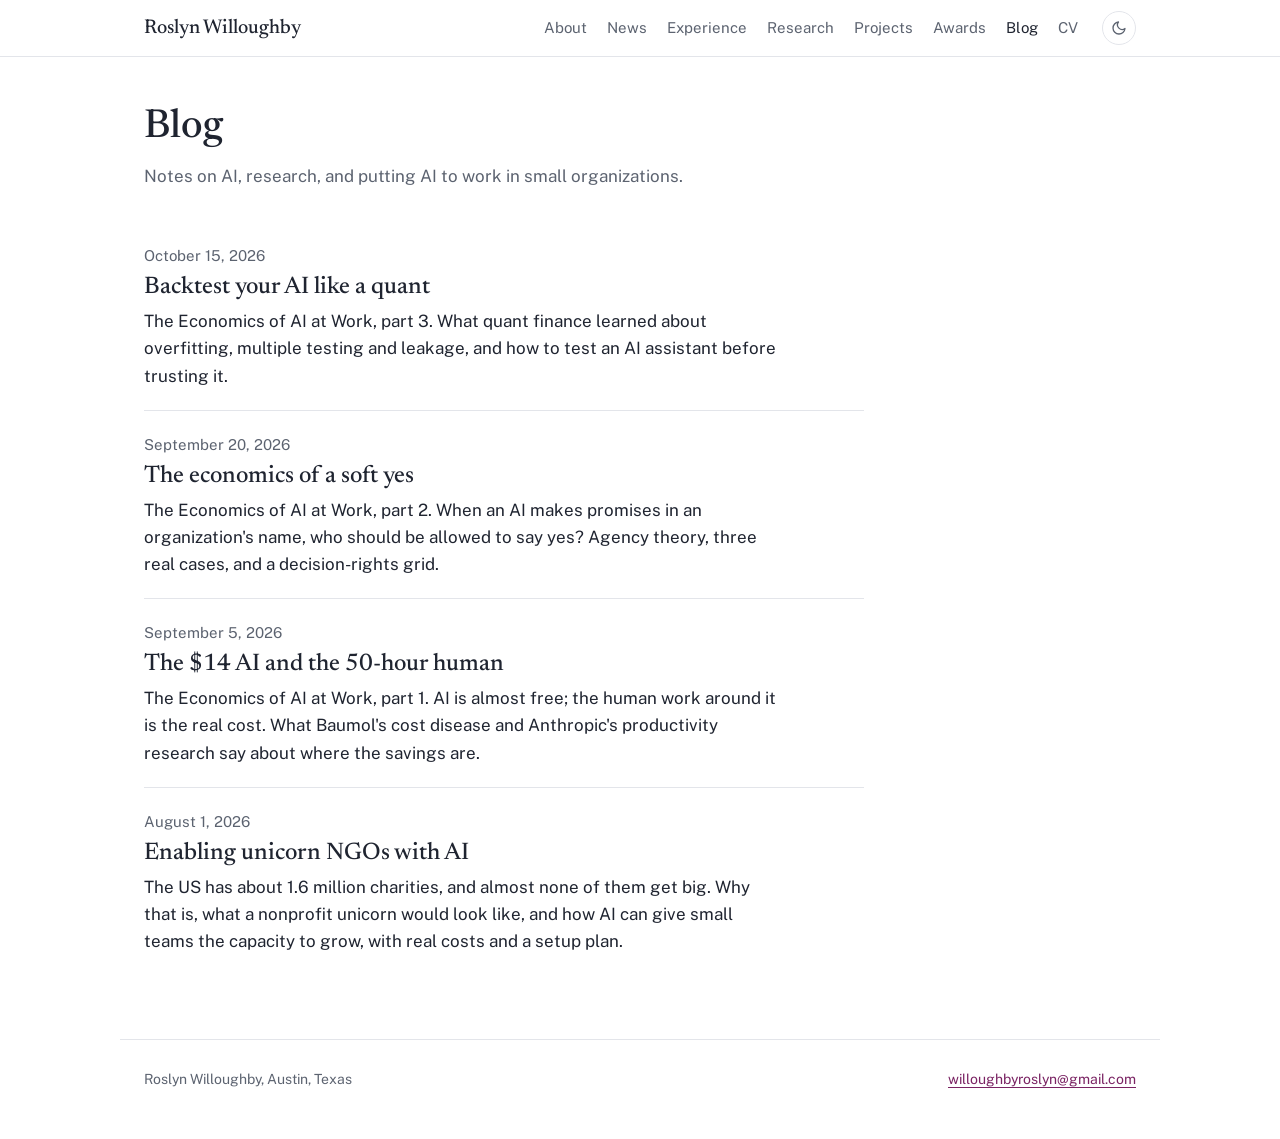
<file: blog/index.html>
<!DOCTYPE html>
<html lang="en">
<head>
  <meta charset="utf-8">
  <meta name="viewport" content="width=device-width, initial-scale=1">
  <title>Blog | Roslyn Willoughby</title>
  <meta name="description" content="Writing by Roslyn Willoughby on AI, research, and putting AI to work in small organizations.">
  <link rel="canonical" href="https://willoughbyroslyn-ui.github.io/blog/index.html">
  <meta name="author" content="Roslyn Willoughby">
  <link rel="icon" type="image/png" href="../rose_favi.png">

  <link rel="preconnect" href="https://fonts.googleapis.com">
  <link rel="preconnect" href="https://fonts.gstatic.com" crossorigin>
  <link href="https://fonts.googleapis.com/css2?family=Newsreader:opsz,wght@6..72,400;6..72,500;6..72,600&family=Public+Sans:ital,wght@0,400;0,500;0,600;1,400&display=swap" rel="stylesheet">

  <script>
    (function () {
      try {
        var saved = localStorage.getItem('theme');
        if (saved === 'light' || saved === 'dark') document.documentElement.setAttribute('data-theme', saved);
      } catch (e) {}
    })();
  </script>

  <link rel="stylesheet" href="../css/site.css">
</head>

<body>
  <nav class="nav" aria-label="Main">
    <div class="nav-inner">
      <a class="nav-name" href="../index.html">Roslyn Willoughby</a>
      <ul class="nav-links">
        <li><a href="../index.html#about">About</a></li>
        <li><a href="../index.html#news">News</a></li>
        <li><a href="../index.html#experience">Experience</a></li>
        <li><a href="../index.html#research">Research</a></li>
        <li><a href="../index.html#projects">Projects</a></li>
        <li><a href="../index.html#awards">Awards</a></li>
        <li><a href="index.html" aria-current="page">Blog</a></li>
        <li><a href="../CV_Roslyn_Willoughby_Final.pdf" target="_blank" rel="noopener">CV</a></li>
      </ul>
      <button class="theme-toggle" id="theme-toggle" type="button" aria-label="Switch to dark mode">
        <svg viewBox="0 0 24 24" fill="none" stroke="currentColor" stroke-width="2" stroke-linecap="round" stroke-linejoin="round" aria-hidden="true"><path d="M21 12.8A9 9 0 1 1 11.2 3a7 7 0 0 0 9.8 9.8z"/></svg>
      </button>
    </div>
  </nav>

  <main>
    <header class="page-head">
      <h1>Blog</h1>
      <p class="lede">Notes on AI, research, and putting AI to work in small organizations.</p>
    </header>

    <ul class="post-list">
      <li>
        <time datetime="2026-10-15">October 15, 2026</time>
        <h2><a href="backtest-your-ai-like-a-quant.html">Backtest your AI like a quant</a></h2>
        <p>The Economics of AI at Work, part 3. What quant finance learned about overfitting, multiple testing and leakage, and how to test an AI assistant before trusting it.</p>
      </li>
      <li>
        <time datetime="2026-09-20">September 20, 2026</time>
        <h2><a href="the-economics-of-a-soft-yes.html">The economics of a soft yes</a></h2>
        <p>The Economics of AI at Work, part 2. When an AI makes promises in an organization's name, who should be allowed to say yes? Agency theory, three real cases, and a decision-rights grid.</p>
      </li>
      <li>
        <time datetime="2026-09-05">September 5, 2026</time>
        <h2><a href="the-14-dollar-ai-and-the-50-hour-human.html">The $14 AI and the 50-hour human</a></h2>
        <p>The Economics of AI at Work, part 1. AI is almost free; the human work around it is the real cost. What Baumol's cost disease and Anthropic's productivity research say about where the savings are.</p>
      </li>
      <li>
        <time datetime="2026-08-01">August 1, 2026</time>
        <h2><a href="enabling-unicorn-ngos-with-ai.html">Enabling unicorn NGOs with AI</a></h2>
        <p>The US has about 1.6 million charities, and almost none of them get big. Why that is, what a nonprofit unicorn would look like, and how AI can give small teams the capacity to grow, with real costs and a setup plan.</p>
      </li>
    </ul>
  </main>

  <footer>
    <span>Roslyn Willoughby, Austin, Texas</span>
    <span><a href="mailto:willoughbyroslyn@gmail.com">willoughbyroslyn@gmail.com</a></span>
  </footer>

  <script src="../js/site.js"></script>
</body>
</html>
</file>
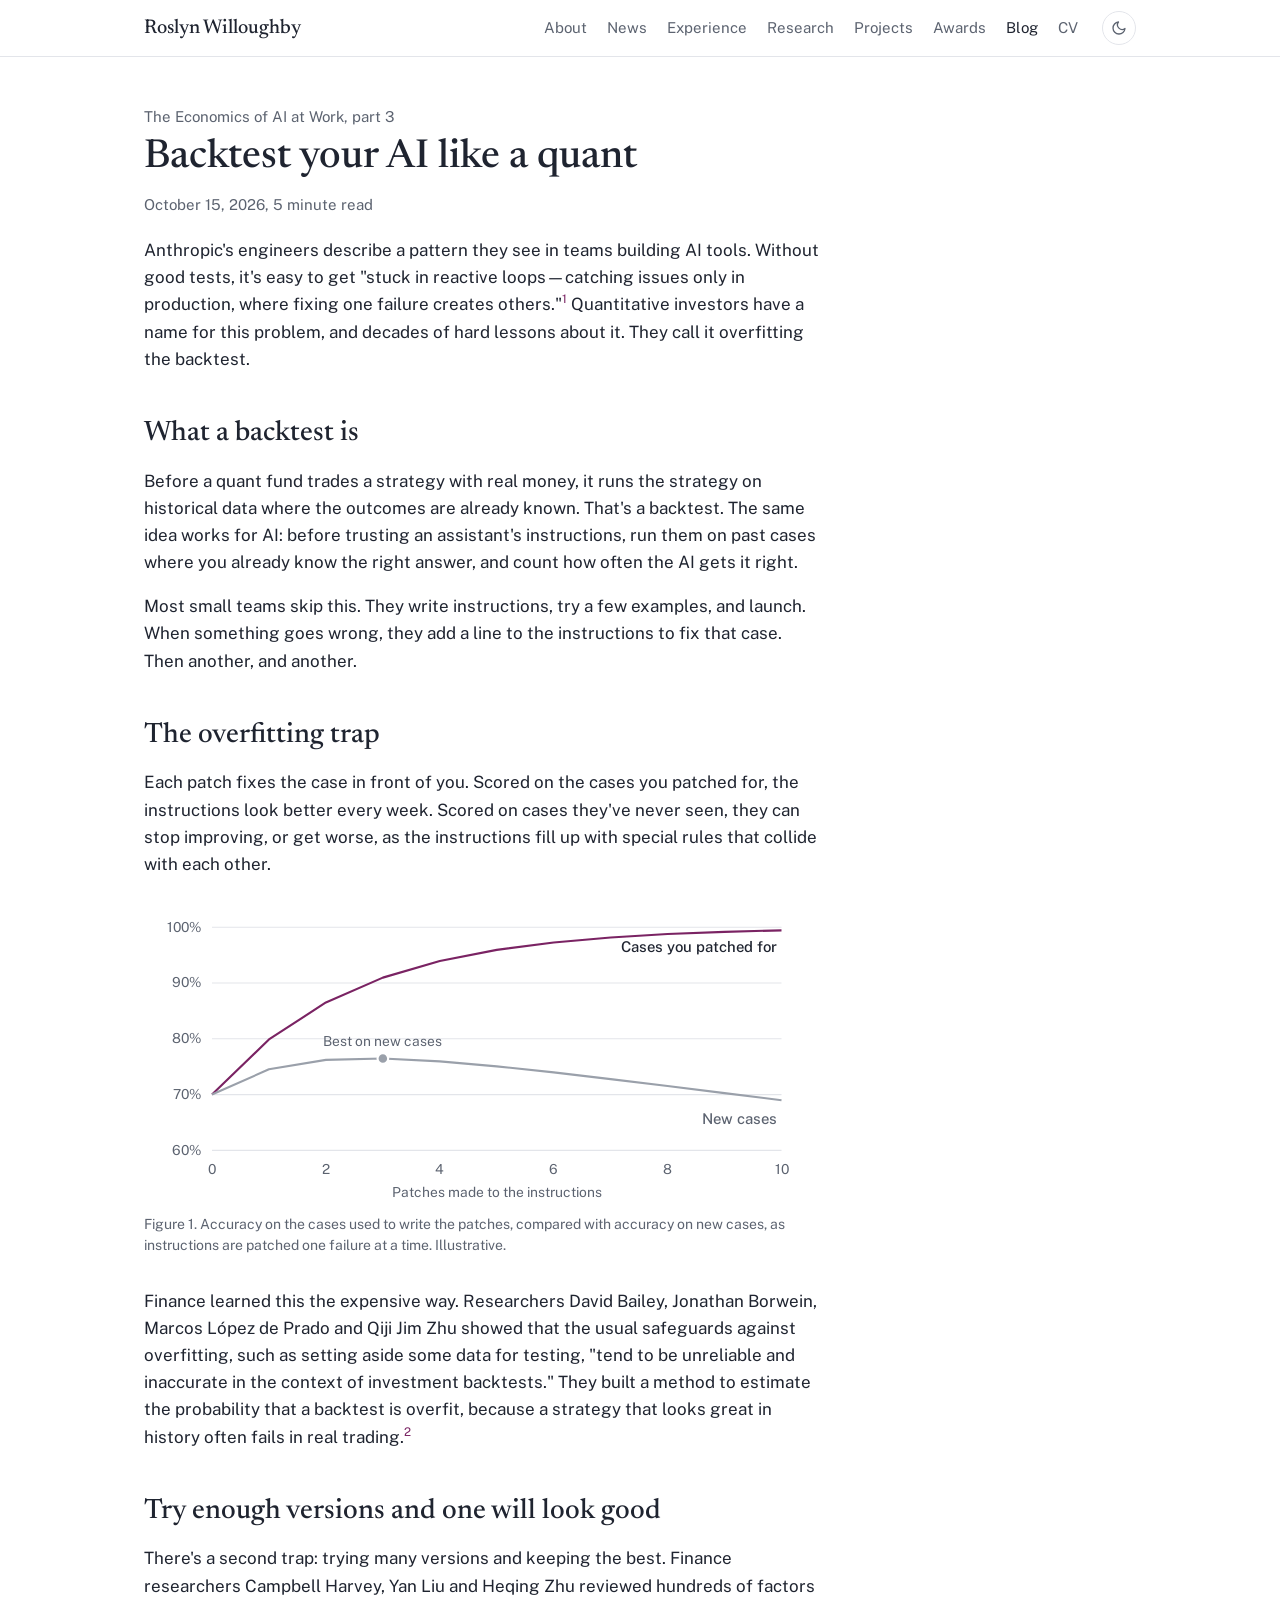
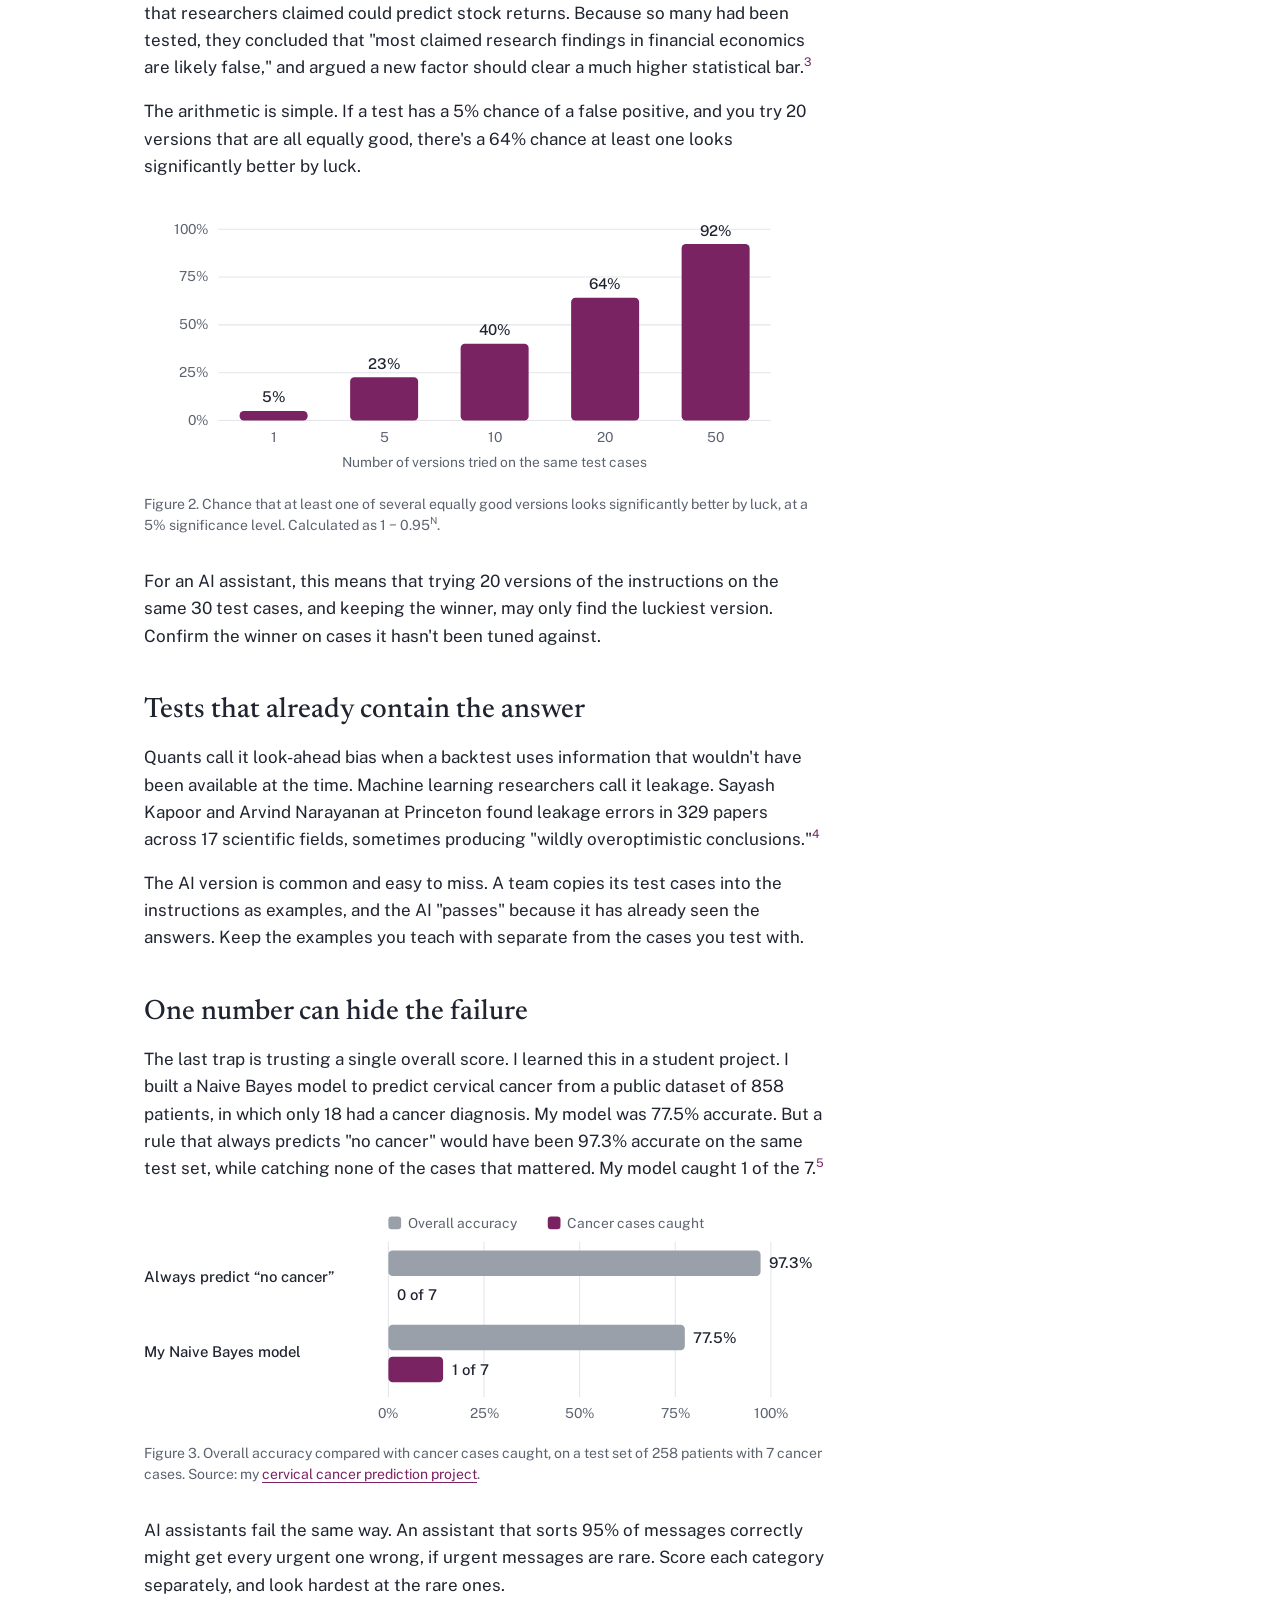
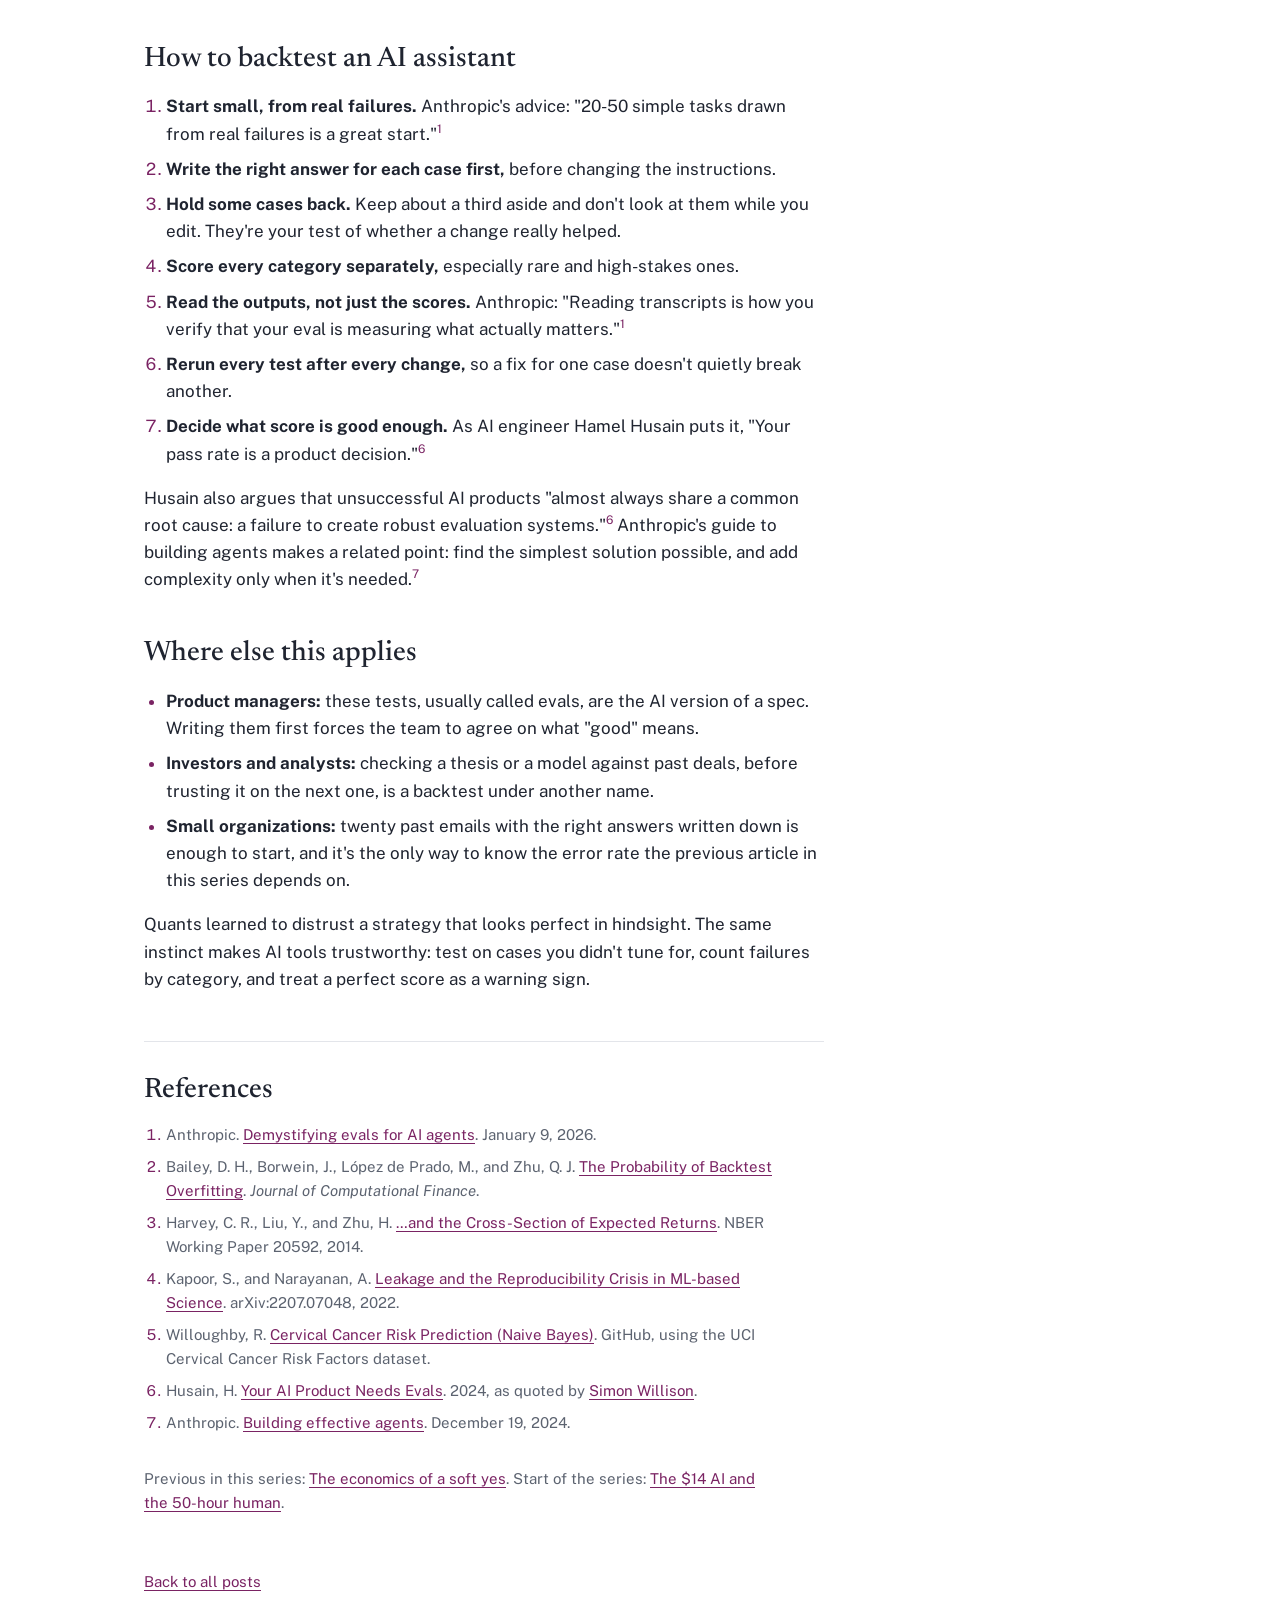
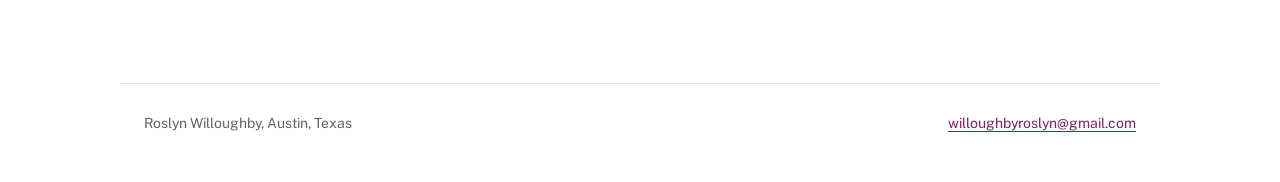
<file: blog/backtest-your-ai-like-a-quant.html>
<!DOCTYPE html>
<html lang="en">
<head>
  <meta charset="utf-8">
  <meta name="viewport" content="width=device-width, initial-scale=1">
  <title>Backtest your AI like a quant | Roslyn Willoughby</title>
  <meta name="description" content="Treat AI instructions like a trading strategy: test on cases with known answers, watch for overfitting and leakage, and score every category separately.">
  <link rel="canonical" href="https://willoughbyroslyn-ui.github.io/blog/backtest-your-ai-like-a-quant.html">
  <meta name="author" content="Roslyn Willoughby">
  <link rel="icon" type="image/png" href="../rose_favi.png">

  <link rel="preconnect" href="https://fonts.googleapis.com">
  <link rel="preconnect" href="https://fonts.gstatic.com" crossorigin>
  <link href="https://fonts.googleapis.com/css2?family=Newsreader:opsz,wght@6..72,400;6..72,500;6..72,600&family=Public+Sans:ital,wght@0,400;0,500;0,600;1,400&display=swap" rel="stylesheet">

  <script>
    (function () {
      try {
        var saved = localStorage.getItem('theme');
        if (saved === 'light' || saved === 'dark') document.documentElement.setAttribute('data-theme', saved);
      } catch (e) {}
    })();
  </script>

  <link rel="stylesheet" href="../css/site.css">
</head>

<body>
  <nav class="nav" aria-label="Main">
    <div class="nav-inner">
      <a class="nav-name" href="../index.html">Roslyn Willoughby</a>
      <ul class="nav-links">
        <li><a href="../index.html#about">About</a></li>
        <li><a href="../index.html#news">News</a></li>
        <li><a href="../index.html#experience">Experience</a></li>
        <li><a href="../index.html#research">Research</a></li>
        <li><a href="../index.html#projects">Projects</a></li>
        <li><a href="../index.html#awards">Awards</a></li>
        <li><a href="index.html" aria-current="page">Blog</a></li>
        <li><a href="../CV_Roslyn_Willoughby_Final.pdf" target="_blank" rel="noopener">CV</a></li>
      </ul>
      <button class="theme-toggle" id="theme-toggle" type="button" aria-label="Switch to dark mode">
        <svg viewBox="0 0 24 24" fill="none" stroke="currentColor" stroke-width="2" stroke-linecap="round" stroke-linejoin="round" aria-hidden="true"><path d="M21 12.8A9 9 0 1 1 11.2 3a7 7 0 0 0 9.8 9.8z"/></svg>
      </button>
    </div>
  </nav>

  <main>
    <article class="post">
      <header class="page-head">
        <p class="series">The Economics of AI at Work, part 3</p>
        <h1>Backtest your AI like a quant</h1>
        <p class="meta"><time datetime="2026-10-15">October 15, 2026</time>, 5 minute read</p>
      </header>

      <p>Anthropic's engineers describe a pattern they see in teams building AI tools. Without good tests, it's easy to get "stuck in reactive loops—catching issues only in production, where fixing one failure creates others."<sup><a href="#a3-ref-1">1</a></sup> Quantitative investors have a name for this problem, and decades of hard lessons about it. They call it overfitting the backtest.</p>

      <h2>What a backtest is</h2>
      <p>Before a quant fund trades a strategy with real money, it runs the strategy on historical data where the outcomes are already known. That's a backtest. The same idea works for AI: before trusting an assistant's instructions, run them on past cases where you already know the right answer, and count how often the AI gets it right.</p>
      <p>Most small teams skip this. They write instructions, try a few examples, and launch. When something goes wrong, they add a line to the instructions to fix that case. Then another, and another.</p>

      <h2>The overfitting trap</h2>
      <p>Each patch fixes the case in front of you. Scored on the cases you patched for, the instructions look better every week. Scored on cases they've never seen, they can stop improving, or get worse, as the instructions fill up with special rules that collide with each other.</p>

      <figure class="fig">
        <div class="chart-scroll"><svg viewBox="0 0 640 280" role="img" aria-labelledby="a3f1t a3f1d" class="chart">
<title id="a3f1t">Accuracy on known cases and on new cases as instructions are patched, illustrative</title>
<desc id="a3f1d">Illustrative. Accuracy on the cases used to write the patches rises toward 100 percent. Accuracy on new cases rises at first, peaks after a few patches, then falls back.</desc>
<line class="grid" x1="64" x2="600" y1="230.0" y2="230.0"/>
<text class="axis" x="54" y="234.0" text-anchor="end">60%</text>
<line class="grid" x1="64" x2="600" y1="177.5" y2="177.5"/>
<text class="axis" x="54" y="181.5" text-anchor="end">70%</text>
<line class="grid" x1="64" x2="600" y1="125.0" y2="125.0"/>
<text class="axis" x="54" y="129.0" text-anchor="end">80%</text>
<line class="grid" x1="64" x2="600" y1="72.5" y2="72.5"/>
<text class="axis" x="54" y="76.5" text-anchor="end">90%</text>
<line class="grid" x1="64" x2="600" y1="20.0" y2="20.0"/>
<text class="axis" x="54" y="24.0" text-anchor="end">100%</text>
<text class="axis" x="64.0" y="252" text-anchor="middle">0</text>
<text class="axis" x="171.2" y="252" text-anchor="middle">2</text>
<text class="axis" x="278.4" y="252" text-anchor="middle">4</text>
<text class="axis" x="385.6" y="252" text-anchor="middle">6</text>
<text class="axis" x="492.8" y="252" text-anchor="middle">8</text>
<text class="axis" x="600.0" y="252" text-anchor="middle">10</text>
<path class="line" d="M64.0,177.5 L117.6,125.6 L171.2,90.8 L224.8,67.4 L278.4,51.8 L332.0,41.3 L385.6,34.3 L439.2,29.6 L492.8,26.4 L546.4,24.3 L600.0,22.9"/>
<path class="line muted" d="M64.0,177.5 L117.6,153.7 L171.2,144.8 L224.8,143.5 L278.4,146.2 L332.0,150.9 L385.6,156.6 L439.2,162.9 L492.8,169.4 L546.4,176.1 L600.0,182.8"/>
<text class="label" x="596.0" y="42.9" text-anchor="end">Cases you patched for</text>
<text class="label muted" x="596.0" y="204.8" text-anchor="end">New cases</text>
<circle class="dot muted" cx="224.8" cy="143.5" r="5"><title>Best on new cases after 3 patches</title></circle>
<text class="axis" x="224.8" y="131.5" text-anchor="middle">Best on new cases</text>
<text class="axis" x="332.0" y="274" text-anchor="middle">Patches made to the instructions</text>
</svg></div>
        <figcaption>Figure 1. Accuracy on the cases used to write the patches, compared with accuracy on new cases, as instructions are patched one failure at a time. Illustrative.</figcaption>
      </figure>

      <p>Finance learned this the expensive way. Researchers David Bailey, Jonathan Borwein, Marcos López de Prado and Qiji Jim Zhu showed that the usual safeguards against overfitting, such as setting aside some data for testing, "tend to be unreliable and inaccurate in the context of investment backtests." They built a method to estimate the probability that a backtest is overfit, because a strategy that looks great in history often fails in real trading.<sup><a href="#a3-ref-2">2</a></sup></p>

      <h2>Try enough versions and one will look good</h2>
      <p>There's a second trap: trying many versions and keeping the best. Finance researchers Campbell Harvey, Yan Liu and Heqing Zhu reviewed hundreds of factors that researchers claimed could predict stock returns. Because so many had been tested, they concluded that "most claimed research findings in financial economics are likely false," and argued a new factor should clear a much higher statistical bar.<sup><a href="#a3-ref-3">3</a></sup></p>
      <p>The arithmetic is simple. If a test has a 5% chance of a false positive, and you try 20 versions that are all equally good, there's a 64% chance at least one looks significantly better by luck.</p>

      <figure class="fig">
        <div class="chart-scroll"><svg viewBox="0 0 640 260" role="img" aria-labelledby="a3f3t a3f3d" class="chart">
<title id="a3f3t">Chance that at least one of N equally good versions looks significantly better by luck</title>
<desc id="a3f3d">At a 5 percent significance level: 5 percent for 1 version, 23 percent for 5, 40 percent for 10, 64 percent for 20, and 92 percent for 50.</desc>
<line class="grid" x1="70" x2="590" y1="200.0" y2="200.0"/>
<text class="axis" x="60" y="204.0" text-anchor="end">0%</text>
<line class="grid" x1="70" x2="590" y1="155.0" y2="155.0"/>
<text class="axis" x="60" y="159.0" text-anchor="end">25%</text>
<line class="grid" x1="70" x2="590" y1="110.0" y2="110.0"/>
<text class="axis" x="60" y="114.0" text-anchor="end">50%</text>
<line class="grid" x1="70" x2="590" y1="65.0" y2="65.0"/>
<text class="axis" x="60" y="69.0" text-anchor="end">75%</text>
<line class="grid" x1="70" x2="590" y1="20.0" y2="20.0"/>
<text class="axis" x="60" y="24.0" text-anchor="end">100%</text>
<rect class="seg small" x="90.0" y="191.0" width="64" height="9.0" rx="4"><title>1 versions: 5%</title></rect>
<text class="label" x="122.0" y="183.0" text-anchor="middle">5%</text>
<text class="axis" x="122.0" y="220" text-anchor="middle">1</text>
<rect class="seg small" x="194.0" y="159.3" width="64" height="40.7" rx="4"><title>5 versions: 23%</title></rect>
<text class="label" x="226.0" y="151.3" text-anchor="middle">23%</text>
<text class="axis" x="226.0" y="220" text-anchor="middle">5</text>
<rect class="seg small" x="298.0" y="127.8" width="64" height="72.2" rx="4"><title>10 versions: 40%</title></rect>
<text class="label" x="330.0" y="119.8" text-anchor="middle">40%</text>
<text class="axis" x="330.0" y="220" text-anchor="middle">10</text>
<rect class="seg small" x="402.0" y="84.5" width="64" height="115.5" rx="4"><title>20 versions: 64%</title></rect>
<text class="label" x="434.0" y="76.5" text-anchor="middle">64%</text>
<text class="axis" x="434.0" y="220" text-anchor="middle">20</text>
<rect class="seg small" x="506.0" y="33.9" width="64" height="166.1" rx="4"><title>50 versions: 92%</title></rect>
<text class="label" x="538.0" y="25.9" text-anchor="middle">92%</text>
<text class="axis" x="538.0" y="220" text-anchor="middle">50</text>
<text class="axis" x="330.0" y="244" text-anchor="middle">Number of versions tried on the same test cases</text>
</svg></div>
        <figcaption>Figure 2. Chance that at least one of several equally good versions looks significantly better by luck, at a 5% significance level. Calculated as 1 − 0.95<sup>N</sup>.</figcaption>
      </figure>

      <p>For an AI assistant, this means that trying 20 versions of the instructions on the same 30 test cases, and keeping the winner, may only find the luckiest version. Confirm the winner on cases it hasn't been tuned against.</p>

      <h2>Tests that already contain the answer</h2>
      <p>Quants call it look-ahead bias when a backtest uses information that wouldn't have been available at the time. Machine learning researchers call it leakage. Sayash Kapoor and Arvind Narayanan at Princeton found leakage errors in 329 papers across 17 scientific fields, sometimes producing "wildly overoptimistic conclusions."<sup><a href="#a3-ref-4">4</a></sup></p>
      <p>The AI version is common and easy to miss. A team copies its test cases into the instructions as examples, and the AI "passes" because it has already seen the answers. Keep the examples you teach with separate from the cases you test with.</p>

      <h2>One number can hide the failure</h2>
      <p>The last trap is trusting a single overall score. I learned this in a student project. I built a Naive Bayes model to predict cervical cancer from a public dataset of 858 patients, in which only 18 had a cancer diagnosis. My model was 77.5% accurate. But a rule that always predicts "no cancer" would have been 97.3% accurate on the same test set, while catching none of the cases that mattered. My model caught 1 of the 7.<sup><a href="#a3-ref-5">5</a></sup></p>

      <figure class="fig">
        <div class="chart-scroll"><svg viewBox="0 0 640 210" role="img" aria-labelledby="a3f2t a3f2d" class="chart">
<title id="a3f2t">Accuracy compared with cancer cases caught</title>
<desc id="a3f2d">A rule that always predicts no cancer is 97.3 percent accurate and catches none of the 7 cancer cases. The Naive Bayes model is 77.5 percent accurate and catches 1 of 7, or 14 percent.</desc>
<rect class="seg large" x="230" y="6" width="12" height="12" rx="3"/><text class="axis" x="248" y="16.5">Overall accuracy</text>
<rect class="seg small" x="380" y="6" width="12" height="12" rx="3"/><text class="axis" x="398" y="16.5">Cancer cases caught</text>
<line class="grid" x1="230.0" x2="230.0" y1="30" y2="176"/>
<text class="axis" x="230.0" y="196" text-anchor="middle">0%</text>
<line class="grid" x1="320.0" x2="320.0" y1="30" y2="176"/>
<text class="axis" x="320.0" y="196" text-anchor="middle">25%</text>
<line class="grid" x1="410.0" x2="410.0" y1="30" y2="176"/>
<text class="axis" x="410.0" y="196" text-anchor="middle">50%</text>
<line class="grid" x1="500.0" x2="500.0" y1="30" y2="176"/>
<text class="axis" x="500.0" y="196" text-anchor="middle">75%</text>
<line class="grid" x1="590.0" x2="590.0" y1="30" y2="176"/>
<text class="axis" x="590.0" y="196" text-anchor="middle">100%</text>
<text class="label" x="0" y="68">Always predict “no cancer”</text>
<rect class="seg large" x="230" y="38" width="350.3" height="24" rx="4"><title>Always predict “no cancer”: 97.3%</title></rect>
<text class="label" x="588.3" y="55">97.3%</text>
<text class="label" x="238.0" y="85">0 of 7</text>
<text class="label" x="0" y="138">My Naive Bayes model</text>
<rect class="seg large" x="230" y="108" width="279.0" height="24" rx="4"><title>My Naive Bayes model: 77.5%</title></rect>
<text class="label" x="517.0" y="125">77.5%</text>
<rect class="seg small" x="230" y="138" width="51.5" height="24" rx="4"><title>My Naive Bayes model: 1 of 7</title></rect>
<text class="label" x="289.5" y="155">1 of 7</text>
</svg></div>
        <figcaption>Figure 3. Overall accuracy compared with cancer cases caught, on a test set of 258 patients with 7 cancer cases. Source: my <a href="https://github.com/willoughbyroslyn-ui/naive_cancer_prediction">cervical cancer prediction project</a>.</figcaption>
      </figure>

      <p>AI assistants fail the same way. An assistant that sorts 95% of messages correctly might get every urgent one wrong, if urgent messages are rare. Score each category separately, and look hardest at the rare ones.</p>

      <h2>How to backtest an AI assistant</h2>
      <ol>
        <li><strong>Start small, from real failures.</strong> Anthropic's advice: "20-50 simple tasks drawn from real failures is a great start."<sup><a href="#a3-ref-1">1</a></sup></li>
        <li><strong>Write the right answer for each case first,</strong> before changing the instructions.</li>
        <li><strong>Hold some cases back.</strong> Keep about a third aside and don't look at them while you edit. They're your test of whether a change really helped.</li>
        <li><strong>Score every category separately,</strong> especially rare and high-stakes ones.</li>
        <li><strong>Read the outputs, not just the scores.</strong> Anthropic: "Reading transcripts is how you verify that your eval is measuring what actually matters."<sup><a href="#a3-ref-1">1</a></sup></li>
        <li><strong>Rerun every test after every change,</strong> so a fix for one case doesn't quietly break another.</li>
        <li><strong>Decide what score is good enough.</strong> As AI engineer Hamel Husain puts it, "Your pass rate is a product decision."<sup><a href="#a3-ref-6">6</a></sup></li>
      </ol>
      <p>Husain also argues that unsuccessful AI products "almost always share a common root cause: a failure to create robust evaluation systems."<sup><a href="#a3-ref-6">6</a></sup> Anthropic's guide to building agents makes a related point: find the simplest solution possible, and add complexity only when it's needed.<sup><a href="#a3-ref-7">7</a></sup></p>

      <h2>Where else this applies</h2>
      <ul>
        <li><strong>Product managers:</strong> these tests, usually called evals, are the AI version of a spec. Writing them first forces the team to agree on what "good" means.</li>
        <li><strong>Investors and analysts:</strong> checking a thesis or a model against past deals, before trusting it on the next one, is a backtest under another name.</li>
        <li><strong>Small organizations:</strong> twenty past emails with the right answers written down is enough to start, and it's the only way to know the error rate the previous article in this series depends on.</li>
      </ul>

      <p>Quants learned to distrust a strategy that looks perfect in hindsight. The same instinct makes AI tools trustworthy: test on cases you didn't tune for, count failures by category, and treat a perfect score as a warning sign.</p>

      <section class="refs" aria-labelledby="a3-refs-h">
        <h2 id="a3-refs-h">References</h2>
        <ol>
          <li id="a3-ref-1">Anthropic. <a href="https://www.anthropic.com/engineering/demystifying-evals-for-ai-agents">Demystifying evals for AI agents</a>. January 9, 2026.</li>
          <li id="a3-ref-2">Bailey, D. H., Borwein, J., López de Prado, M., and Zhu, Q. J. <a href="https://papers.ssrn.com/abstract=2326253">The Probability of Backtest Overfitting</a>. <em>Journal of Computational Finance</em>.</li>
          <li id="a3-ref-3">Harvey, C. R., Liu, Y., and Zhu, H. <a href="https://nber.org/papers/w20592">…and the Cross-Section of Expected Returns</a>. NBER Working Paper 20592, 2014.</li>
          <li id="a3-ref-4">Kapoor, S., and Narayanan, A. <a href="https://arxiv.org/abs/2207.07048v1">Leakage and the Reproducibility Crisis in ML-based Science</a>. arXiv:2207.07048, 2022.</li>
          <li id="a3-ref-5">Willoughby, R. <a href="https://github.com/willoughbyroslyn-ui/naive_cancer_prediction">Cervical Cancer Risk Prediction (Naive Bayes)</a>. GitHub, using the UCI Cervical Cancer Risk Factors dataset.</li>
          <li id="a3-ref-6">Husain, H. <a href="https://hamel.dev/blog/posts/evals/">Your AI Product Needs Evals</a>. 2024, as quoted by <a href="https://simonwillison.net/2024/Mar/31/your-ai-product-needs-evals">Simon Willison</a>.</li>
          <li id="a3-ref-7">Anthropic. <a href="https://www.anthropic.com/engineering/building-effective-agents">Building effective agents</a>. December 19, 2024.</li>
        </ol>
      </section>

      <p class="next">Previous in this series: <a href="the-economics-of-a-soft-yes.html">The economics of a soft yes</a>. Start of the series: <a href="the-14-dollar-ai-and-the-50-hour-human.html">The $14 AI and the 50-hour human</a>.</p>
      <a class="back" href="index.html">Back to all posts</a>
    </article>
  </main>

  <footer>
    <span>Roslyn Willoughby, Austin, Texas</span>
    <span><a href="mailto:willoughbyroslyn@gmail.com">willoughbyroslyn@gmail.com</a></span>
  </footer>

  <script src="../js/site.js"></script>
</body>
</html>
</file>
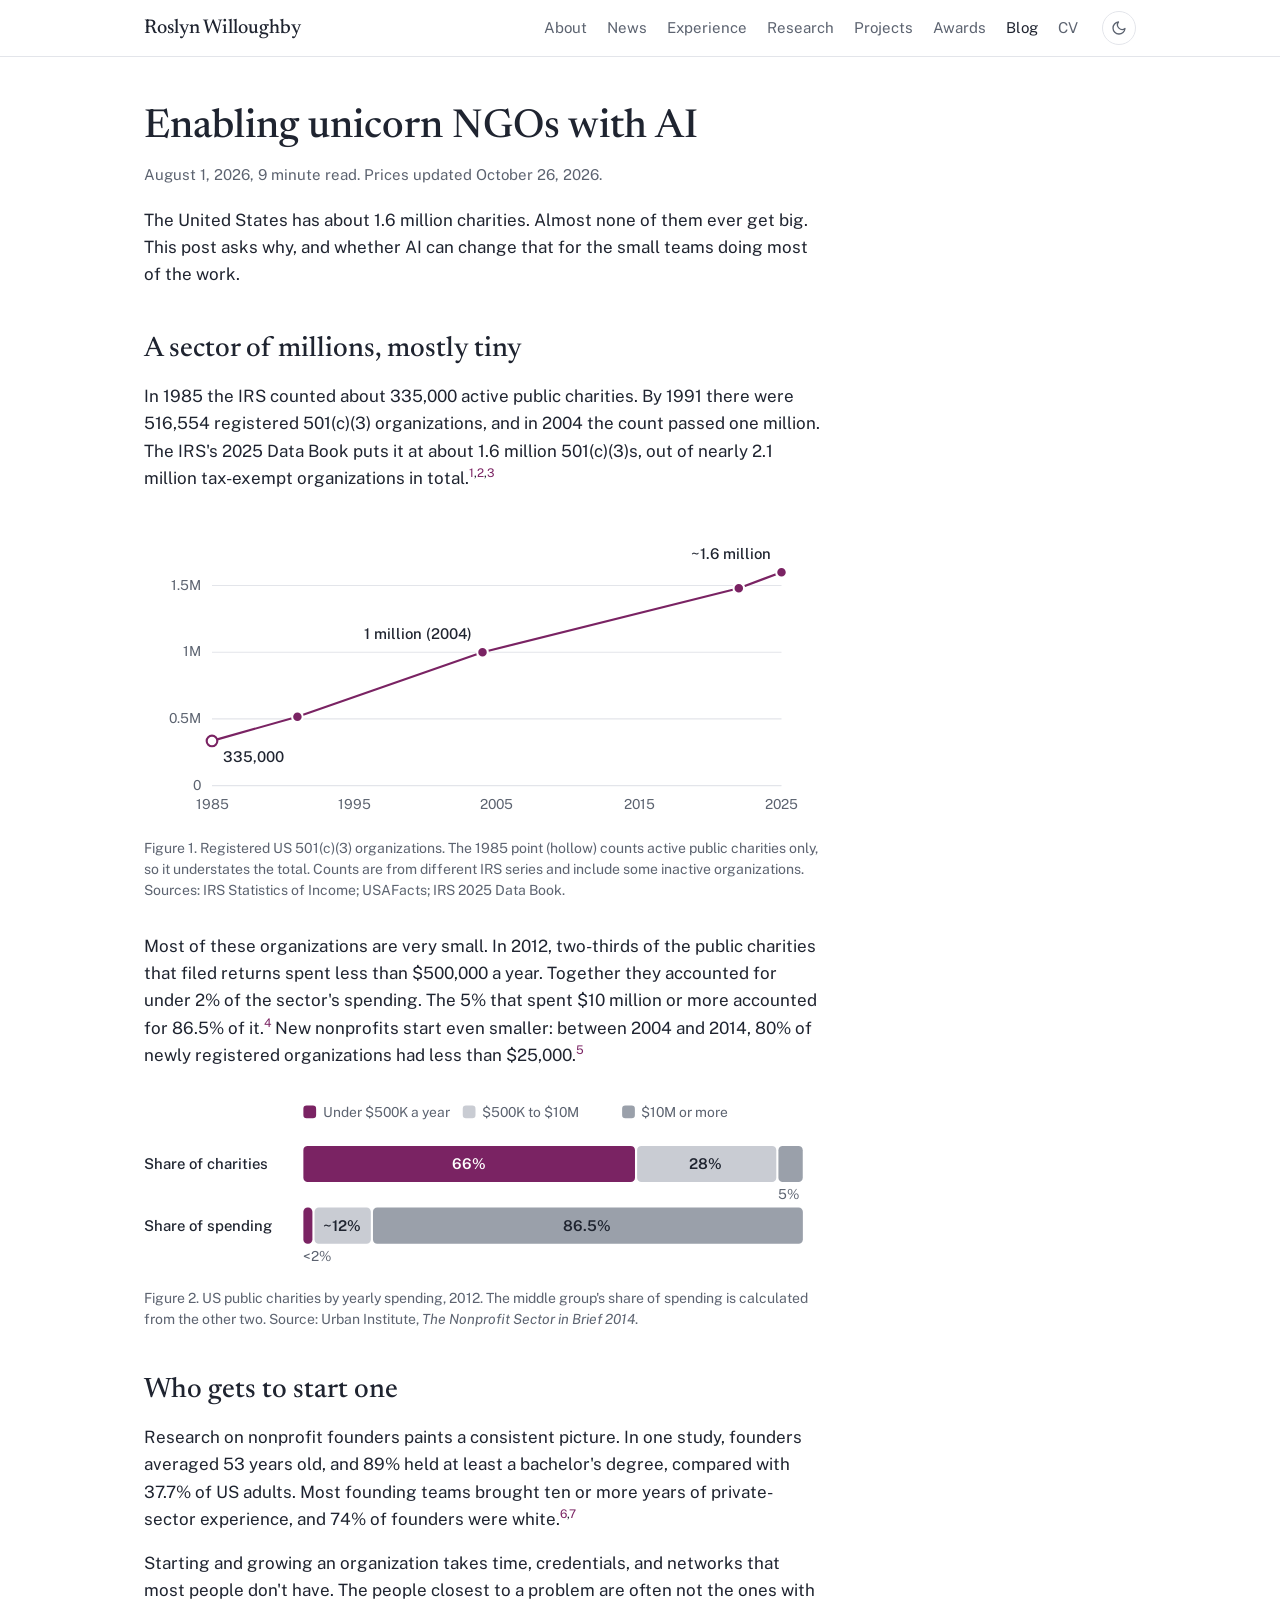
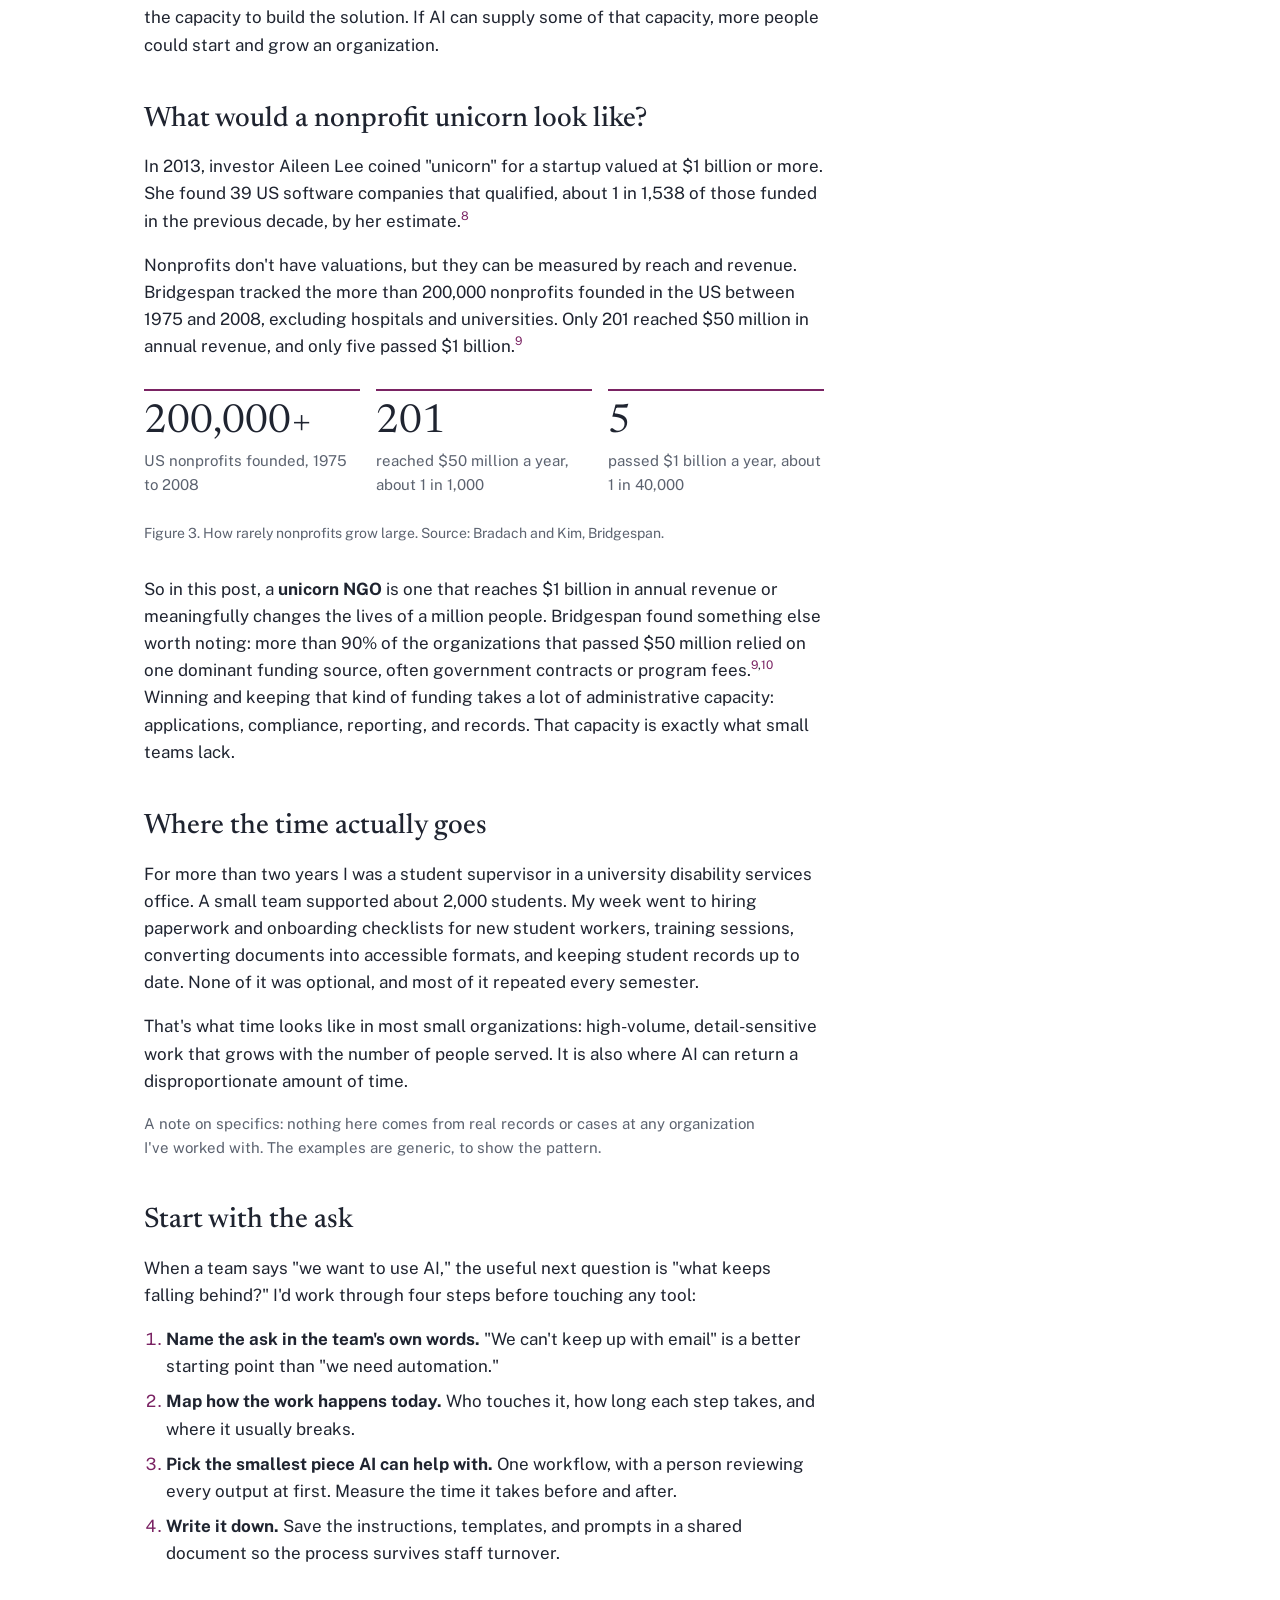
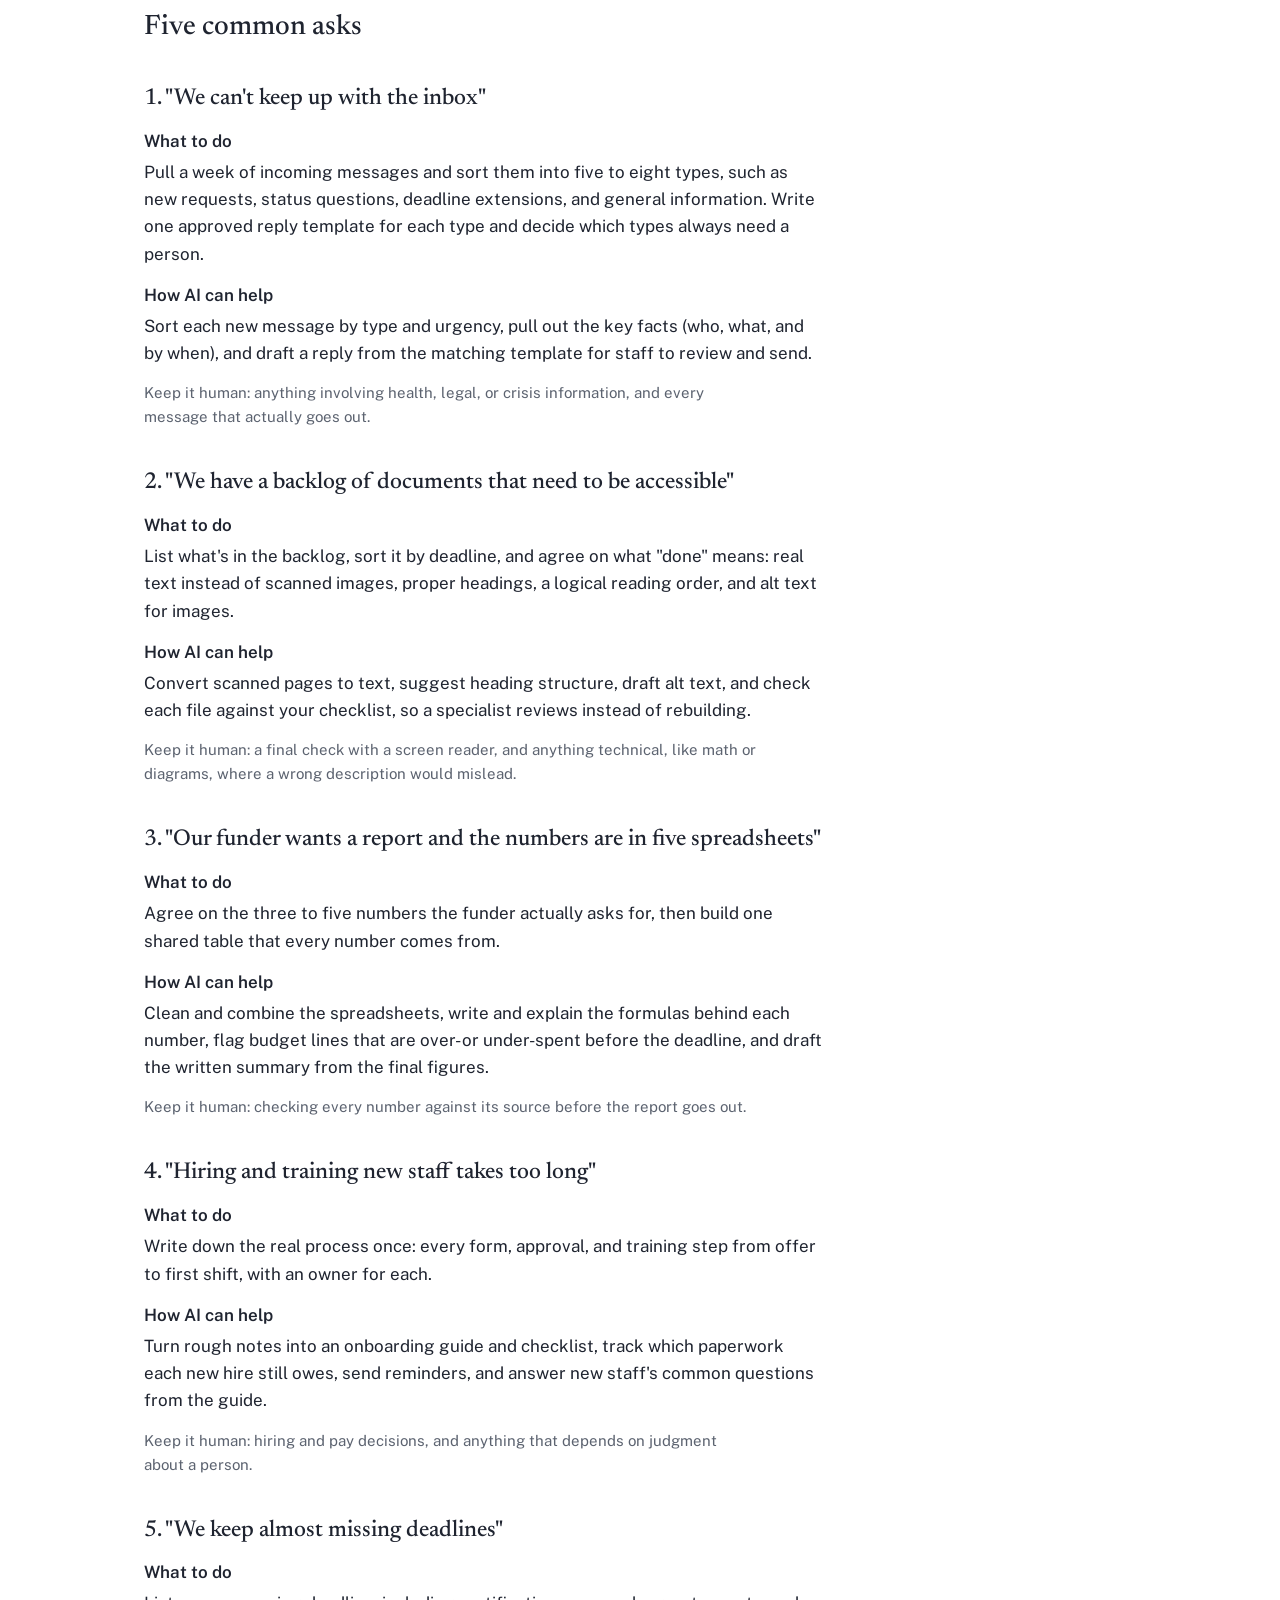
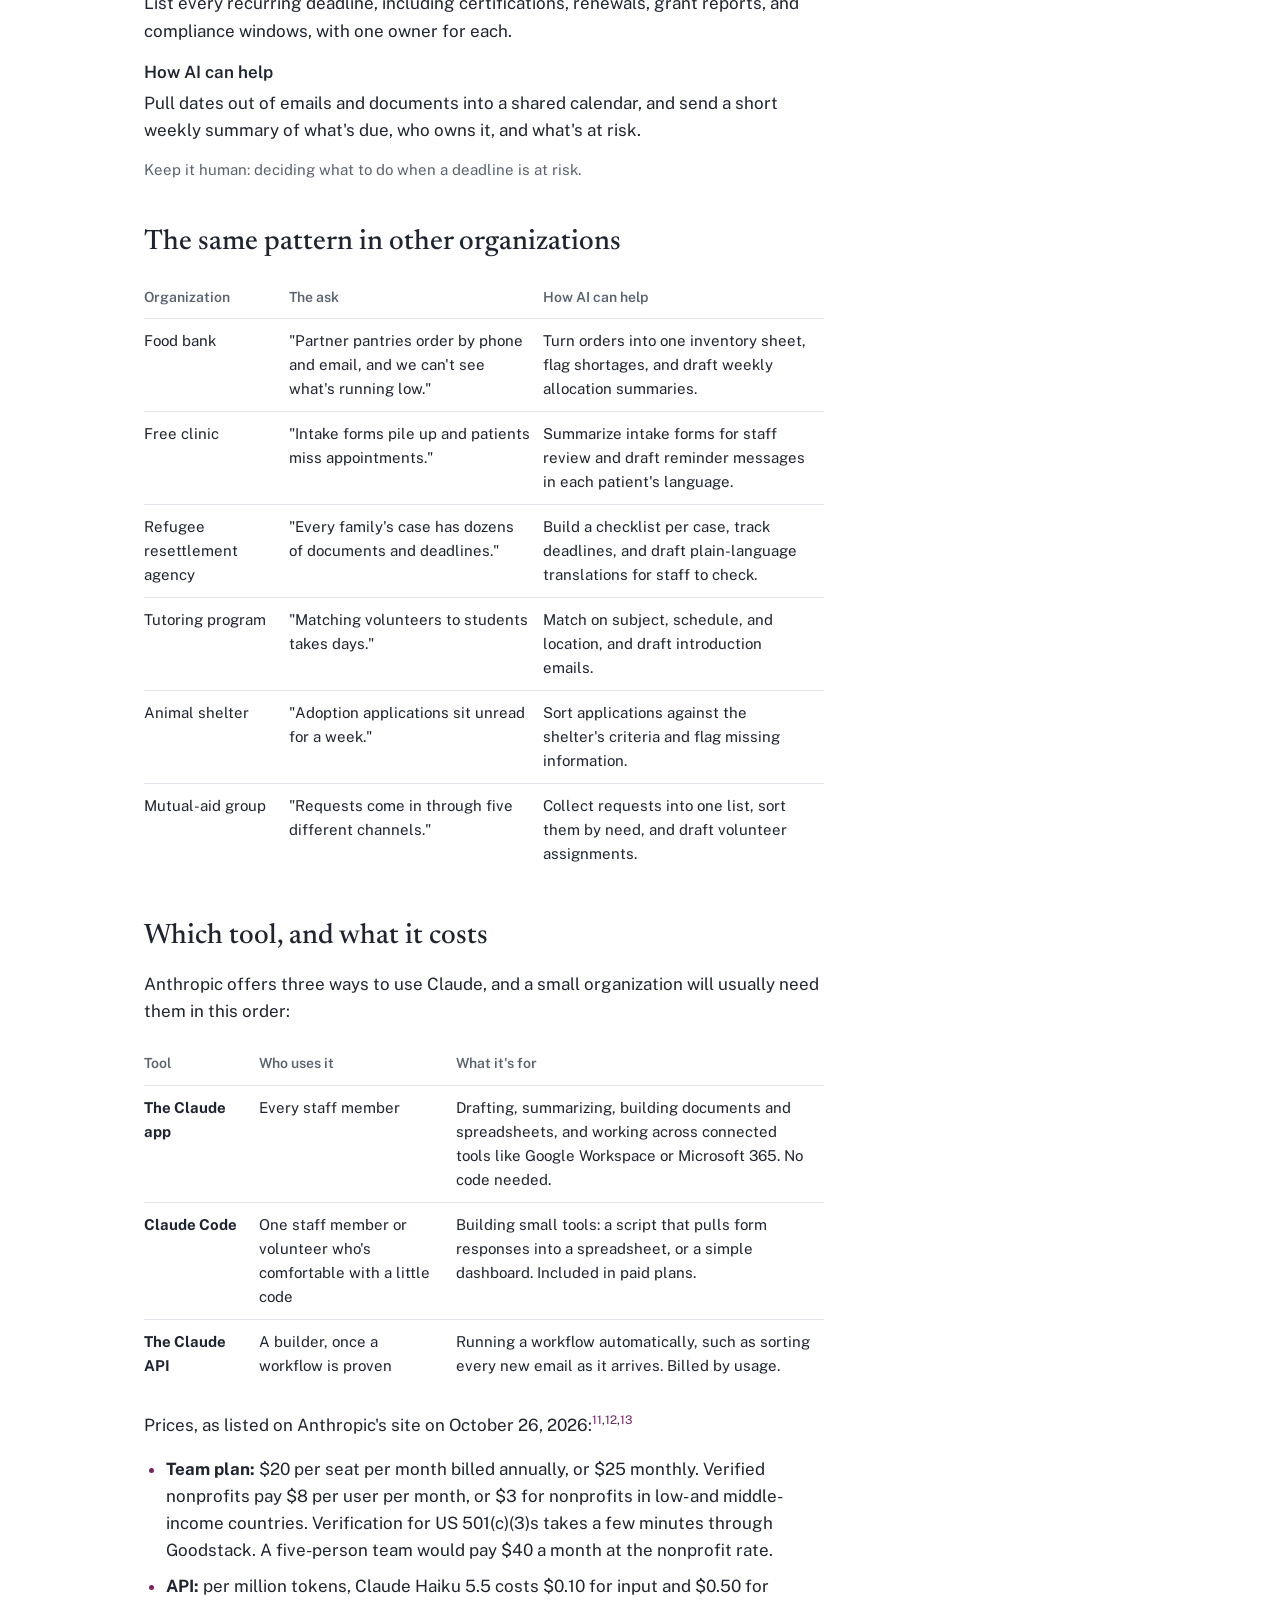
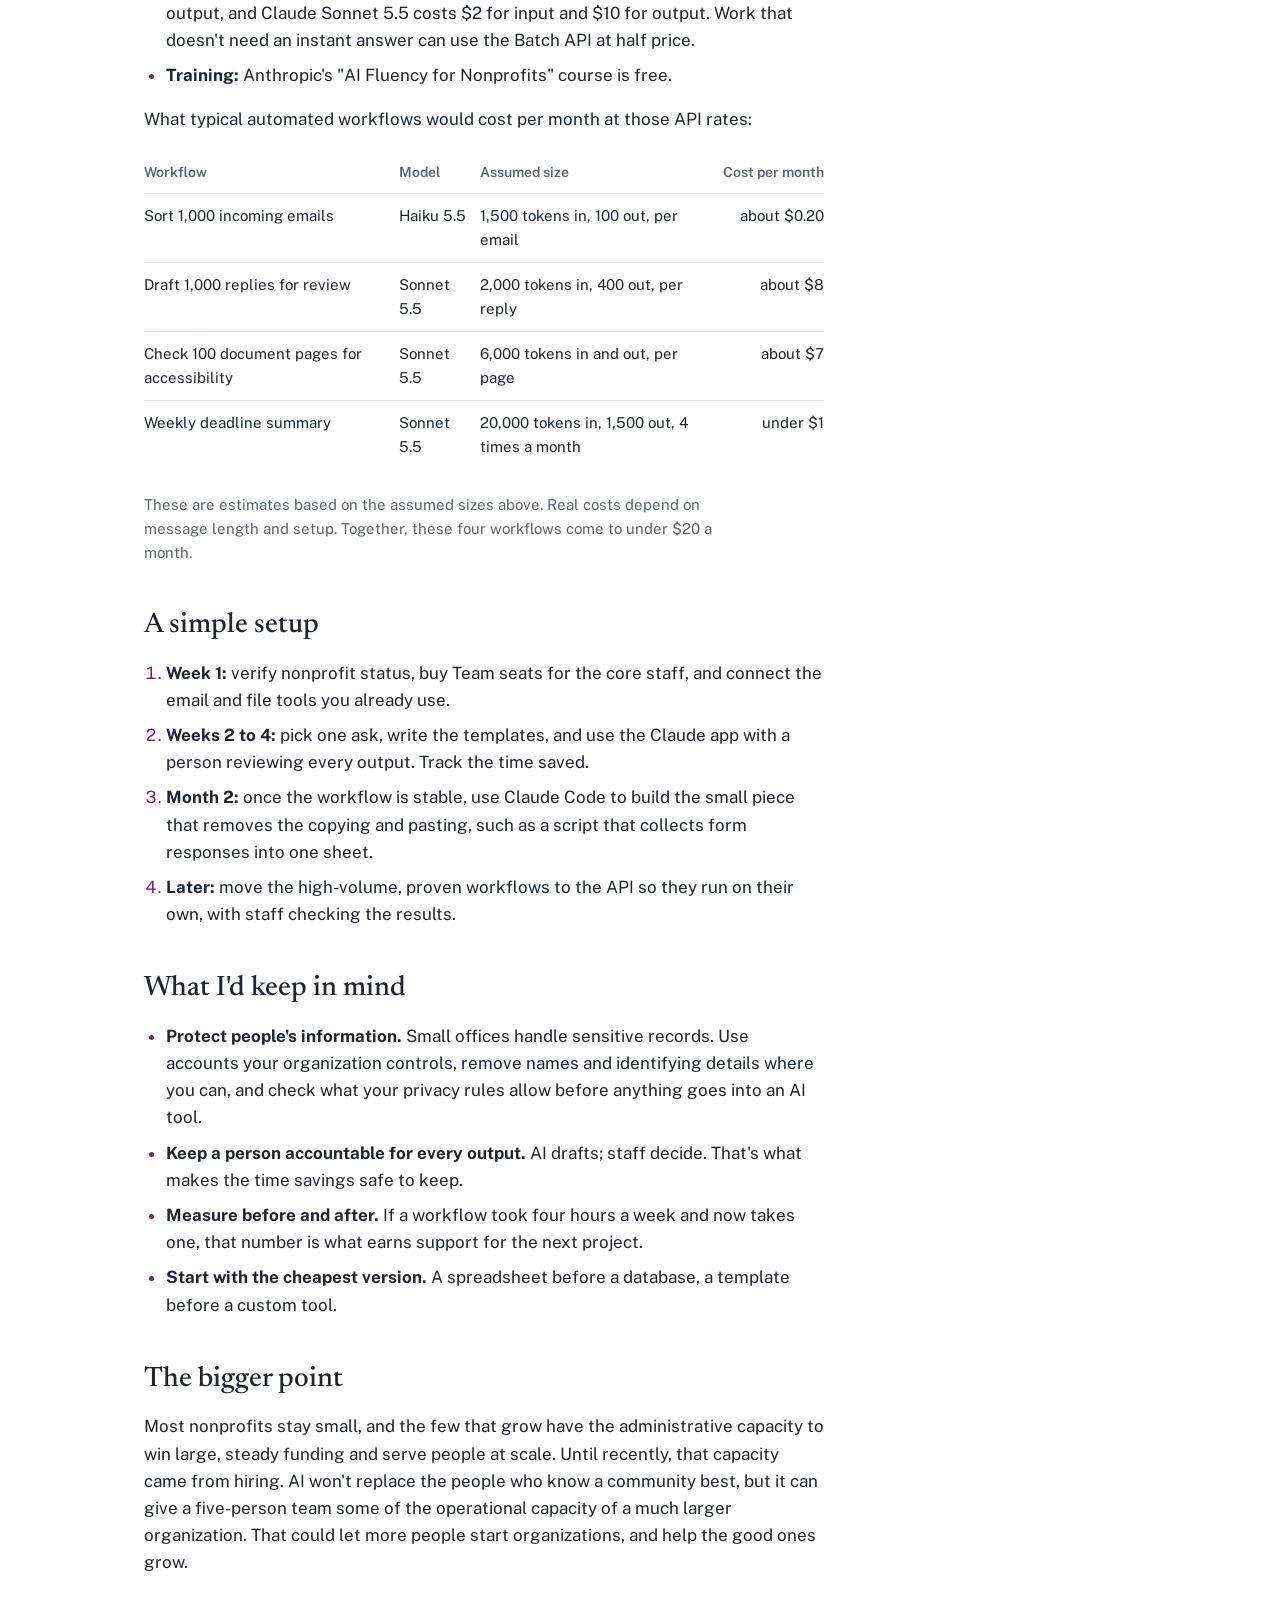
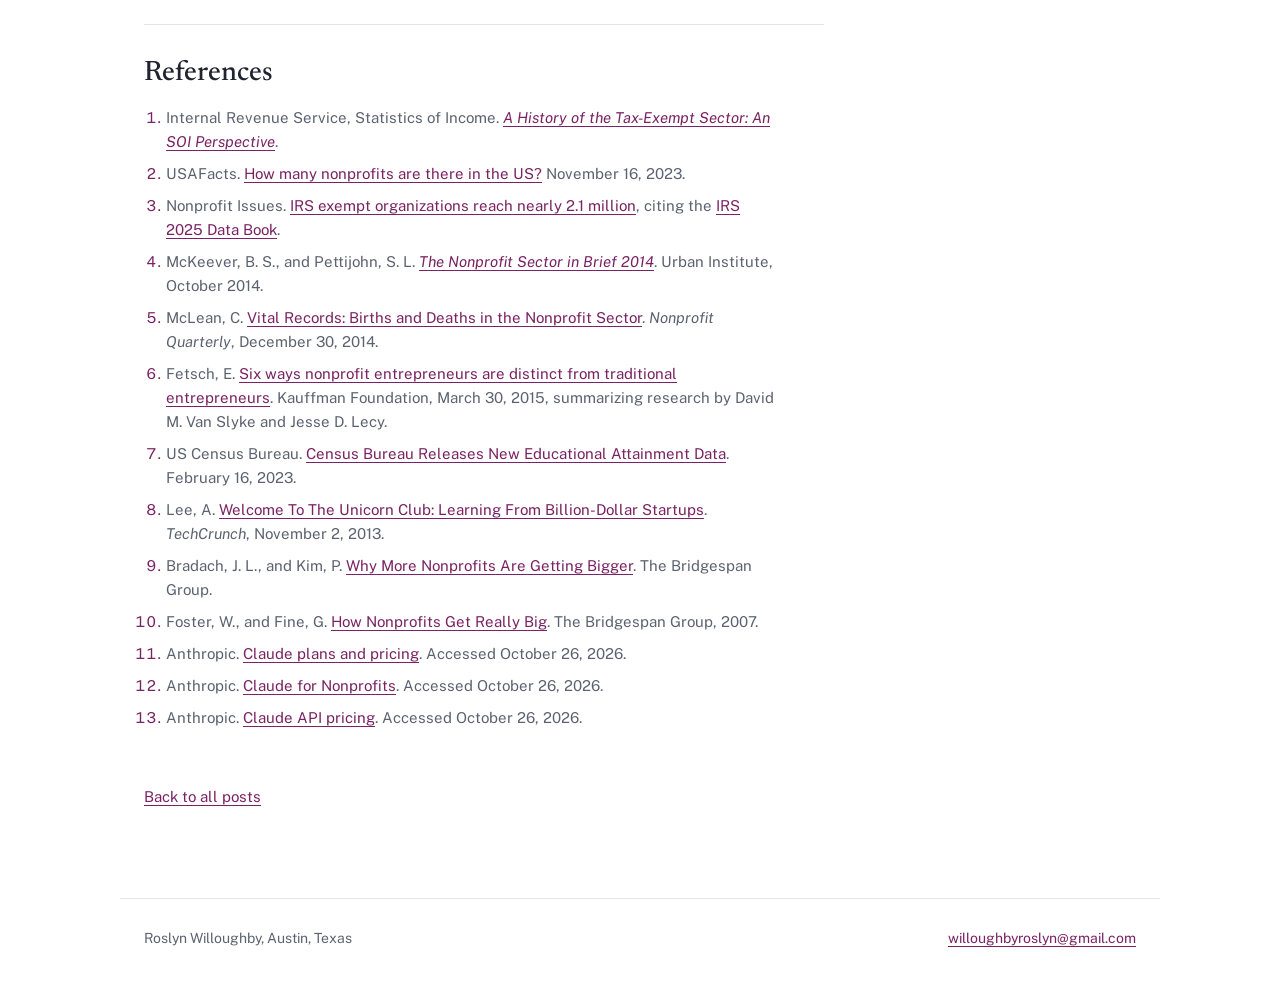
<file: blog/enabling-unicorn-ngos-with-ai.html>
<!DOCTYPE html>
<html lang="en">
<head>
  <meta charset="utf-8">
  <meta name="viewport" content="width=device-width, initial-scale=1">
  <title>Enabling unicorn NGOs with AI | Roslyn Willoughby</title>
  <meta name="description" content="Most US nonprofits stay small, and very few ever reach the scale of a tech unicorn. How AI can give small teams the operational capacity to grow, with real numbers, costs, and a setup plan.">
  <link rel="canonical" href="https://willoughbyroslyn-ui.github.io/blog/enabling-unicorn-ngos-with-ai.html">
  <meta name="author" content="Roslyn Willoughby">
  <link rel="icon" type="image/png" href="../rose_favi.png">

  <link rel="preconnect" href="https://fonts.googleapis.com">
  <link rel="preconnect" href="https://fonts.gstatic.com" crossorigin>
  <link href="https://fonts.googleapis.com/css2?family=Newsreader:opsz,wght@6..72,400;6..72,500;6..72,600&family=Public+Sans:ital,wght@0,400;0,500;0,600;1,400&display=swap" rel="stylesheet">

  <script>
    (function () {
      try {
        var saved = localStorage.getItem('theme');
        if (saved === 'light' || saved === 'dark') document.documentElement.setAttribute('data-theme', saved);
      } catch (e) {}
    })();
  </script>

  <link rel="stylesheet" href="../css/site.css">
</head>

<body>
  <nav class="nav" aria-label="Main">
    <div class="nav-inner">
      <a class="nav-name" href="../index.html">Roslyn Willoughby</a>
      <ul class="nav-links">
        <li><a href="../index.html#about">About</a></li>
        <li><a href="../index.html#news">News</a></li>
        <li><a href="../index.html#experience">Experience</a></li>
        <li><a href="../index.html#research">Research</a></li>
        <li><a href="../index.html#projects">Projects</a></li>
        <li><a href="../index.html#awards">Awards</a></li>
        <li><a href="index.html" aria-current="page">Blog</a></li>
        <li><a href="../CV_Roslyn_Willoughby_Final.pdf" target="_blank" rel="noopener">CV</a></li>
      </ul>
      <button class="theme-toggle" id="theme-toggle" type="button" aria-label="Switch to dark mode">
        <svg viewBox="0 0 24 24" fill="none" stroke="currentColor" stroke-width="2" stroke-linecap="round" stroke-linejoin="round" aria-hidden="true"><path d="M21 12.8A9 9 0 1 1 11.2 3a7 7 0 0 0 9.8 9.8z"/></svg>
      </button>
    </div>
  </nav>

  <main>
    <article class="post">
      <header class="page-head">
        <h1>Enabling unicorn NGOs with AI</h1>
        <p class="meta"><time datetime="2026-08-01">August 1, 2026</time>, 9 minute read. Prices updated October 26, 2026.</p>
      </header>

      <p>The United States has about 1.6 million charities. Almost none of them ever get big. This post asks why, and whether AI can change that for the small teams doing most of the work.</p>

      <h2>A sector of millions, mostly tiny</h2>
      <p>In 1985 the IRS counted about 335,000 active public charities. By 1991 there were 516,554 registered 501(c)(3) organizations, and in 2004 the count passed one million. The IRS's 2025 Data Book puts it at about 1.6 million 501(c)(3)s, out of nearly 2.1 million tax-exempt organizations in total.<sup><a href="#ref-1">1</a>,<a href="#ref-2">2</a>,<a href="#ref-3">3</a></sup></p>

      <figure class="fig">
        <div class="chart-scroll"><svg viewBox="0 0 640 290" role="img" aria-labelledby="f1t f1d" class="chart">
<title id="f1t">Number of US 501(c)(3) organizations, 1985 to 2025</title>
<desc id="f1d">Grows from about 335,000 active public charities in 1985 to 516,554 in 1991, 1 million in 2004, 1.48 million in 2022 and about 1.6 million in 2025.</desc>
<line class="grid" x1="64" x2="600" y1="250.0" y2="250.0"/>
<text class="axis" x="54" y="254.0" text-anchor="end">0</text>
<line class="grid" x1="64" x2="600" y1="187.2" y2="187.2"/>
<text class="axis" x="54" y="191.2" text-anchor="end">0.5M</text>
<line class="grid" x1="64" x2="600" y1="124.4" y2="124.4"/>
<text class="axis" x="54" y="128.4" text-anchor="end">1M</text>
<line class="grid" x1="64" x2="600" y1="61.7" y2="61.7"/>
<text class="axis" x="54" y="65.7" text-anchor="end">1.5M</text>
<text class="axis" x="64.0" y="272" text-anchor="middle">1985</text>
<text class="axis" x="198.0" y="272" text-anchor="middle">1995</text>
<text class="axis" x="332.0" y="272" text-anchor="middle">2005</text>
<text class="axis" x="466.0" y="272" text-anchor="middle">2015</text>
<text class="axis" x="600.0" y="272" text-anchor="middle">2025</text>
<path class="line" d="M64.0,207.9 L144.4,185.1 L318.6,124.4 L559.8,64.2 L600.0,49.1"/>
<circle class="dot hollow" cx="64.0" cy="207.9" r="5"><title>1985: 335,000</title></circle>
<circle class="dot" cx="144.4" cy="185.1" r="5"><title>1991: 516,554</title></circle>
<circle class="dot" cx="318.6" cy="124.4" r="5"><title>2004: 1 million</title></circle>
<circle class="dot" cx="559.8" cy="64.2" r="5"><title>2022: 1.48 million</title></circle>
<circle class="dot" cx="600.0" cy="49.1" r="5"><title>2025: 1.6 million</title></circle>
<text class="label" x="74.0" y="227.9" text-anchor="start">335,000</text>
<text class="label" x="308.6" y="112.4" text-anchor="end">1 million (2004)</text>
<text class="label" x="590.0" y="37.1" text-anchor="end">~1.6 million</text>
</svg></div>
        <figcaption>Figure 1. Registered US 501(c)(3) organizations. The 1985 point (hollow) counts active public charities only, so it understates the total. Counts are from different IRS series and include some inactive organizations. Sources: IRS Statistics of Income; USAFacts; IRS 2025 Data Book.</figcaption>
      </figure>

      <p>Most of these organizations are very small. In 2012, two-thirds of the public charities that filed returns spent less than $500,000 a year. Together they accounted for under 2% of the sector's spending. The 5% that spent $10 million or more accounted for 86.5% of it.<sup><a href="#ref-4">4</a></sup> New nonprofits start even smaller: between 2004 and 2014, 80% of newly registered organizations had less than $25,000.<sup><a href="#ref-5">5</a></sup></p>

      <figure class="fig">
        <div class="chart-scroll"><svg viewBox="0 0 640 170" role="img" aria-labelledby="f2t f2d" class="chart">
<title id="f2t">US public charities by yearly spending, 2012</title>
<desc id="f2d">Charities spending under $500,000 are 66 percent of organizations but under 2 percent of spending. Charities spending $10 million or more are 5 percent of organizations and 86.5 percent of spending.</desc>
<rect class="seg small" x="150" y="8" width="12" height="12" rx="3"/><text class="axis" x="168" y="18.5">Under $500K a year</text>
<rect class="seg mid" x="300" y="8" width="12" height="12" rx="3"/><text class="axis" x="318" y="18.5">$500K to $10M</text>
<rect class="seg large" x="450" y="8" width="12" height="12" rx="3"/><text class="axis" x="468" y="18.5">$10M or more</text>
<text class="label" x="0" y="68">Share of charities</text>
<rect class="seg small" x="150.0" y="46" width="312.1" height="34" rx="4"><title>Share of charities, Under $500K: 66%</title></rect>
<text class="seglabel small" x="306.0" y="68" text-anchor="middle">66%</text>
<rect class="seg mid" x="464.1" y="46" width="131.0" height="34" rx="4"><title>Share of charities, $500K to $10M: 28%</title></rect>
<text class="seglabel mid" x="528.6" y="68" text-anchor="middle">28%</text>
<rect class="seg large" x="597.1" y="46" width="22.9" height="34" rx="4"><title>Share of charities, $10M+: 5%</title></rect>
<text class="axis" x="597.1" y="96" text-anchor="start">5%</text>
<text class="label" x="0" y="126">Share of spending</text>
<rect class="seg small" x="150.0" y="104" width="8.5" height="34" rx="4"><title>Share of spending, Under $500K: <2%</title></rect>
<text class="axis" x="150.0" y="154" text-anchor="start"><2%</text>
<rect class="seg mid" x="160.5" y="104" width="53.0" height="34" rx="4"><title>Share of spending, $500K to $10M: ~12%</title></rect>
<text class="seglabel mid" x="186.0" y="126" text-anchor="middle">~12%</text>
<rect class="seg large" x="215.5" y="104" width="404.6" height="34" rx="4"><title>Share of spending, $10M+: 86.5%</title></rect>
<text class="seglabel large" x="416.7" y="126" text-anchor="middle">86.5%</text>
</svg></div>
        <figcaption>Figure 2. US public charities by yearly spending, 2012. The middle group's share of spending is calculated from the other two. Source: Urban Institute, <em>The Nonprofit Sector in Brief 2014</em>.</figcaption>
      </figure>

      <h2>Who gets to start one</h2>
      <p>Research on nonprofit founders paints a consistent picture. In one study, founders averaged 53 years old, and 89% held at least a bachelor's degree, compared with 37.7% of US adults. Most founding teams brought ten or more years of private-sector experience, and 74% of founders were white.<sup><a href="#ref-6">6</a>,<a href="#ref-7">7</a></sup></p>
      <p>Starting and growing an organization takes time, credentials, and networks that most people don't have. The people closest to a problem are often not the ones with the capacity to build the solution. If AI can supply some of that capacity, more people could start and grow an organization.</p>

      <h2>What would a nonprofit unicorn look like?</h2>
      <p>In 2013, investor Aileen Lee coined "unicorn" for a startup valued at $1 billion or more. She found 39 US software companies that qualified, about 1 in 1,538 of those funded in the previous decade, by her estimate.<sup><a href="#ref-8">8</a></sup></p>
      <p>Nonprofits don't have valuations, but they can be measured by reach and revenue. Bridgespan tracked the more than 200,000 nonprofits founded in the US between 1975 and 2008, excluding hospitals and universities. Only 201 reached $50 million in annual revenue, and only five passed $1 billion.<sup><a href="#ref-9">9</a></sup></p>

      <figure class="fig stats" aria-label="Nonprofits founded 1975 to 2008 and how many grew large">
        <div class="stat"><span class="stat-num">200,000+</span><span class="stat-label">US nonprofits founded, 1975 to 2008</span></div>
        <div class="stat"><span class="stat-num">201</span><span class="stat-label">reached $50 million a year, about 1 in 1,000</span></div>
        <div class="stat"><span class="stat-num">5</span><span class="stat-label">passed $1 billion a year, about 1 in 40,000</span></div>
        <figcaption>Figure 3. How rarely nonprofits grow large. Source: Bradach and Kim, Bridgespan.</figcaption>
      </figure>

      <p>So in this post, a <strong>unicorn NGO</strong> is one that reaches $1 billion in annual revenue or meaningfully changes the lives of a million people. Bridgespan found something else worth noting: more than 90% of the organizations that passed $50 million relied on one dominant funding source, often government contracts or program fees.<sup><a href="#ref-9">9</a>,<a href="#ref-10">10</a></sup> Winning and keeping that kind of funding takes a lot of administrative capacity: applications, compliance, reporting, and records. That capacity is exactly what small teams lack.</p>

      <h2>Where the time actually goes</h2>
      <p>For more than two years I was a student supervisor in a university disability services office. A small team supported about 2,000 students. My week went to hiring paperwork and onboarding checklists for new student workers, training sessions, converting documents into accessible formats, and keeping student records up to date. None of it was optional, and most of it repeated every semester.</p>
      <p>That's what time looks like in most small organizations: high-volume, detail-sensitive work that grows with the number of people served. It is also where AI can return a disproportionate amount of time.</p>
      <p class="keep-human">A note on specifics: nothing here comes from real records or cases at any organization I've worked with. The examples are generic, to show the pattern.</p>

      <h2>Start with the ask</h2>
      <p>When a team says "we want to use AI," the useful next question is "what keeps falling behind?" I'd work through four steps before touching any tool:</p>
      <ol>
        <li><strong>Name the ask in the team's own words.</strong> "We can't keep up with email" is a better starting point than "we need automation."</li>
        <li><strong>Map how the work happens today.</strong> Who touches it, how long each step takes, and where it usually breaks.</li>
        <li><strong>Pick the smallest piece AI can help with.</strong> One workflow, with a person reviewing every output at first. Measure the time it takes before and after.</li>
        <li><strong>Write it down.</strong> Save the instructions, templates, and prompts in a shared document so the process survives staff turnover.</li>
      </ol>

      <h2>Five common asks</h2>

      <h3>1. "We can't keep up with the inbox"</h3>
      <dl class="steps">
        <dt>What to do</dt>
        <dd>Pull a week of incoming messages and sort them into five to eight types, such as new requests, status questions, deadline extensions, and general information. Write one approved reply template for each type and decide which types always need a person.</dd>
        <dt>How AI can help</dt>
        <dd>Sort each new message by type and urgency, pull out the key facts (who, what, and by when), and draft a reply from the matching template for staff to review and send.</dd>
      </dl>
      <p class="keep-human">Keep it human: anything involving health, legal, or crisis information, and every message that actually goes out.</p>

      <h3>2. "We have a backlog of documents that need to be accessible"</h3>
      <dl class="steps">
        <dt>What to do</dt>
        <dd>List what's in the backlog, sort it by deadline, and agree on what "done" means: real text instead of scanned images, proper headings, a logical reading order, and alt text for images.</dd>
        <dt>How AI can help</dt>
        <dd>Convert scanned pages to text, suggest heading structure, draft alt text, and check each file against your checklist, so a specialist reviews instead of rebuilding.</dd>
      </dl>
      <p class="keep-human">Keep it human: a final check with a screen reader, and anything technical, like math or diagrams, where a wrong description would mislead.</p>

      <h3>3. "Our funder wants a report and the numbers are in five spreadsheets"</h3>
      <dl class="steps">
        <dt>What to do</dt>
        <dd>Agree on the three to five numbers the funder actually asks for, then build one shared table that every number comes from.</dd>
        <dt>How AI can help</dt>
        <dd>Clean and combine the spreadsheets, write and explain the formulas behind each number, flag budget lines that are over- or under-spent before the deadline, and draft the written summary from the final figures.</dd>
      </dl>
      <p class="keep-human">Keep it human: checking every number against its source before the report goes out.</p>

      <h3>4. "Hiring and training new staff takes too long"</h3>
      <dl class="steps">
        <dt>What to do</dt>
        <dd>Write down the real process once: every form, approval, and training step from offer to first shift, with an owner for each.</dd>
        <dt>How AI can help</dt>
        <dd>Turn rough notes into an onboarding guide and checklist, track which paperwork each new hire still owes, send reminders, and answer new staff's common questions from the guide.</dd>
      </dl>
      <p class="keep-human">Keep it human: hiring and pay decisions, and anything that depends on judgment about a person.</p>

      <h3>5. "We keep almost missing deadlines"</h3>
      <dl class="steps">
        <dt>What to do</dt>
        <dd>List every recurring deadline, including certifications, renewals, grant reports, and compliance windows, with one owner for each.</dd>
        <dt>How AI can help</dt>
        <dd>Pull dates out of emails and documents into a shared calendar, and send a short weekly summary of what's due, who owns it, and what's at risk.</dd>
      </dl>
      <p class="keep-human">Keep it human: deciding what to do when a deadline is at risk.</p>

      <h2>The same pattern in other organizations</h2>
      <div class="table-wrap">
        <table>
          <thead><tr><th scope="col">Organization</th><th scope="col">The ask</th><th scope="col">How AI can help</th></tr></thead>
          <tbody>
            <tr><td>Food bank</td><td>"Partner pantries order by phone and email, and we can't see what's running low."</td><td>Turn orders into one inventory sheet, flag shortages, and draft weekly allocation summaries.</td></tr>
            <tr><td>Free clinic</td><td>"Intake forms pile up and patients miss appointments."</td><td>Summarize intake forms for staff review and draft reminder messages in each patient's language.</td></tr>
            <tr><td>Refugee resettlement agency</td><td>"Every family's case has dozens of documents and deadlines."</td><td>Build a checklist per case, track deadlines, and draft plain-language translations for staff to check.</td></tr>
            <tr><td>Tutoring program</td><td>"Matching volunteers to students takes days."</td><td>Match on subject, schedule, and location, and draft introduction emails.</td></tr>
            <tr><td>Animal shelter</td><td>"Adoption applications sit unread for a week."</td><td>Sort applications against the shelter's criteria and flag missing information.</td></tr>
            <tr><td>Mutual-aid group</td><td>"Requests come in through five different channels."</td><td>Collect requests into one list, sort them by need, and draft volunteer assignments.</td></tr>
          </tbody>
        </table>
      </div>

      <h2>Which tool, and what it costs</h2>
      <p>Anthropic offers three ways to use Claude, and a small organization will usually need them in this order:</p>
      <div class="table-wrap">
        <table>
          <thead><tr><th scope="col">Tool</th><th scope="col">Who uses it</th><th scope="col">What it's for</th></tr></thead>
          <tbody>
            <tr><td><strong>The Claude app</strong></td><td>Every staff member</td><td>Drafting, summarizing, building documents and spreadsheets, and working across connected tools like Google Workspace or Microsoft 365. No code needed.</td></tr>
            <tr><td><strong>Claude Code</strong></td><td>One staff member or volunteer who's comfortable with a little code</td><td>Building small tools: a script that pulls form responses into a spreadsheet, or a simple dashboard. Included in paid plans.</td></tr>
            <tr><td><strong>The Claude API</strong></td><td>A builder, once a workflow is proven</td><td>Running a workflow automatically, such as sorting every new email as it arrives. Billed by usage.</td></tr>
          </tbody>
        </table>
      </div>

      <p>Prices, as listed on Anthropic's site on October 26, 2026:<sup><a href="#ref-11">11</a>,<a href="#ref-12">12</a>,<a href="#ref-13">13</a></sup></p>
      <ul>
        <li><strong>Team plan:</strong> $20 per seat per month billed annually, or $25 monthly. Verified nonprofits pay $8 per user per month, or $3 for nonprofits in low- and middle-income countries. Verification for US 501(c)(3)s takes a few minutes through Goodstack. A five-person team would pay $40 a month at the nonprofit rate.</li>
        <li><strong>API:</strong> per million tokens, Claude Haiku 5.5 costs $0.10 for input and $0.50 for output, and Claude Sonnet 5.5 costs $2 for input and $10 for output. Work that doesn't need an instant answer can use the Batch API at half price.</li>
        <li><strong>Training:</strong> Anthropic's "AI Fluency for Nonprofits" course is free.</li>
      </ul>

      <p>What typical automated workflows would cost per month at those API rates:</p>
      <div class="table-wrap">
        <table class="num">
          <thead><tr><th scope="col">Workflow</th><th scope="col">Model</th><th scope="col">Assumed size</th><th scope="col">Cost per month</th></tr></thead>
          <tbody>
            <tr><td>Sort 1,000 incoming emails</td><td>Haiku 5.5</td><td>1,500 tokens in, 100 out, per email</td><td>about $0.20</td></tr>
            <tr><td>Draft 1,000 replies for review</td><td>Sonnet 5.5</td><td>2,000 tokens in, 400 out, per reply</td><td>about $8</td></tr>
            <tr><td>Check 100 document pages for accessibility</td><td>Sonnet 5.5</td><td>6,000 tokens in and out, per page</td><td>about $7</td></tr>
            <tr><td>Weekly deadline summary</td><td>Sonnet 5.5</td><td>20,000 tokens in, 1,500 out, 4 times a month</td><td>under $1</td></tr>
          </tbody>
        </table>
      </div>
      <p class="keep-human">These are estimates based on the assumed sizes above. Real costs depend on message length and setup. Together, these four workflows come to under $20 a month.</p>

      <h2>A simple setup</h2>
      <ol>
        <li><strong>Week 1:</strong> verify nonprofit status, buy Team seats for the core staff, and connect the email and file tools you already use.</li>
        <li><strong>Weeks 2 to 4:</strong> pick one ask, write the templates, and use the Claude app with a person reviewing every output. Track the time saved.</li>
        <li><strong>Month 2:</strong> once the workflow is stable, use Claude Code to build the small piece that removes the copying and pasting, such as a script that collects form responses into one sheet.</li>
        <li><strong>Later:</strong> move the high-volume, proven workflows to the API so they run on their own, with staff checking the results.</li>
      </ol>

      <h2>What I'd keep in mind</h2>
      <ul>
        <li><strong>Protect people's information.</strong> Small offices handle sensitive records. Use accounts your organization controls, remove names and identifying details where you can, and check what your privacy rules allow before anything goes into an AI tool.</li>
        <li><strong>Keep a person accountable for every output.</strong> AI drafts; staff decide. That's what makes the time savings safe to keep.</li>
        <li><strong>Measure before and after.</strong> If a workflow took four hours a week and now takes one, that number is what earns support for the next project.</li>
        <li><strong>Start with the cheapest version.</strong> A spreadsheet before a database, a template before a custom tool.</li>
      </ul>

      <h2>The bigger point</h2>
      <p>Most nonprofits stay small, and the few that grow have the administrative capacity to win large, steady funding and serve people at scale. Until recently, that capacity came from hiring. AI won't replace the people who know a community best, but it can give a five-person team some of the operational capacity of a much larger organization. That could let more people start organizations, and help the good ones grow.</p>

      <section class="refs" aria-labelledby="refs-h">
        <h2 id="refs-h">References</h2>
        <ol>
          <li id="ref-1">Internal Revenue Service, Statistics of Income. <a href="https://www.irs.gov/pub/irs-soi/tehistory.pdf"><em>A History of the Tax-Exempt Sector: An SOI Perspective</em></a>.</li>
          <li id="ref-2">USAFacts. <a href="https://usafacts.org/articles/how-many-nonprofits-are-there-in-the-us/">How many nonprofits are there in the US?</a> November 16, 2023.</li>
          <li id="ref-3">Nonprofit Issues. <a href="https://www.nonprofitissues.com/article/irs-exempt-organizations-reach-nearly-21-million">IRS exempt organizations reach nearly 2.1 million</a>, citing the <a href="https://www.irs.gov/pub/irs-pdf/p55b.pdf">IRS 2025 Data Book</a>.</li>
          <li id="ref-4">McKeever, B. S., and Pettijohn, S. L. <a href="https://arcsfoundation.org/files/default/images/user50/413277-nonprofit-sector-in-brief-2014.pdf"><em>The Nonprofit Sector in Brief 2014</em></a>. Urban Institute, October 2014.</li>
          <li id="ref-5">McLean, C. <a href="https://nonprofitquarterly.org/vital-records-births-and-deaths-in-the-nonprofit-sector/">Vital Records: Births and Deaths in the Nonprofit Sector</a>. <em>Nonprofit Quarterly</em>, December 30, 2014.</li>
          <li id="ref-6">Fetsch, E. <a href="https://kauffman.org/currents/six-ways-non-profit-entrepreneurs-are-distinct-from-traditional-entrepreneurs">Six ways nonprofit entrepreneurs are distinct from traditional entrepreneurs</a>. Kauffman Foundation, March 30, 2015, summarizing research by David M. Van Slyke and Jesse D. Lecy.</li>
          <li id="ref-7">US Census Bureau. <a href="https://www.census.gov/newsroom/press-releases/2023/educational-attainment-data.html">Census Bureau Releases New Educational Attainment Data</a>. February 16, 2023.</li>
          <li id="ref-8">Lee, A. <a href="https://techcrunch.com/2013/11/02/welcome-to-the-unicorn-club/">Welcome To The Unicorn Club: Learning From Billion-Dollar Startups</a>. <em>TechCrunch</em>, November 2, 2013.</li>
          <li id="ref-9">Bradach, J. L., and Kim, P. <a href="https://www.bridgespan.org/insights/why-more-nonprofits-are-getting-bigger">Why More Nonprofits Are Getting Bigger</a>. The Bridgespan Group.</li>
          <li id="ref-10">Foster, W., and Fine, G. <a href="https://www.bridgespan.org/insights/how-nonprofits-get-really-big">How Nonprofits Get Really Big</a>. The Bridgespan Group, 2007.</li>
          <li id="ref-11">Anthropic. <a href="https://claude.com/pricing">Claude plans and pricing</a>. Accessed October 26, 2026.</li>
          <li id="ref-12">Anthropic. <a href="https://claude.com/solutions/nonprofits">Claude for Nonprofits</a>. Accessed October 26, 2026.</li>
          <li id="ref-13">Anthropic. <a href="https://platform.claude.com/docs/en/about-claude/pricing">Claude API pricing</a>. Accessed October 26, 2026.</li>
        </ol>
      </section>

      <a class="back" href="index.html">Back to all posts</a>
    </article>
  </main>

  <footer>
    <span>Roslyn Willoughby, Austin, Texas</span>
    <span><a href="mailto:willoughbyroslyn@gmail.com">willoughbyroslyn@gmail.com</a></span>
  </footer>

  <script src="../js/site.js"></script>
</body>
</html>
</file>
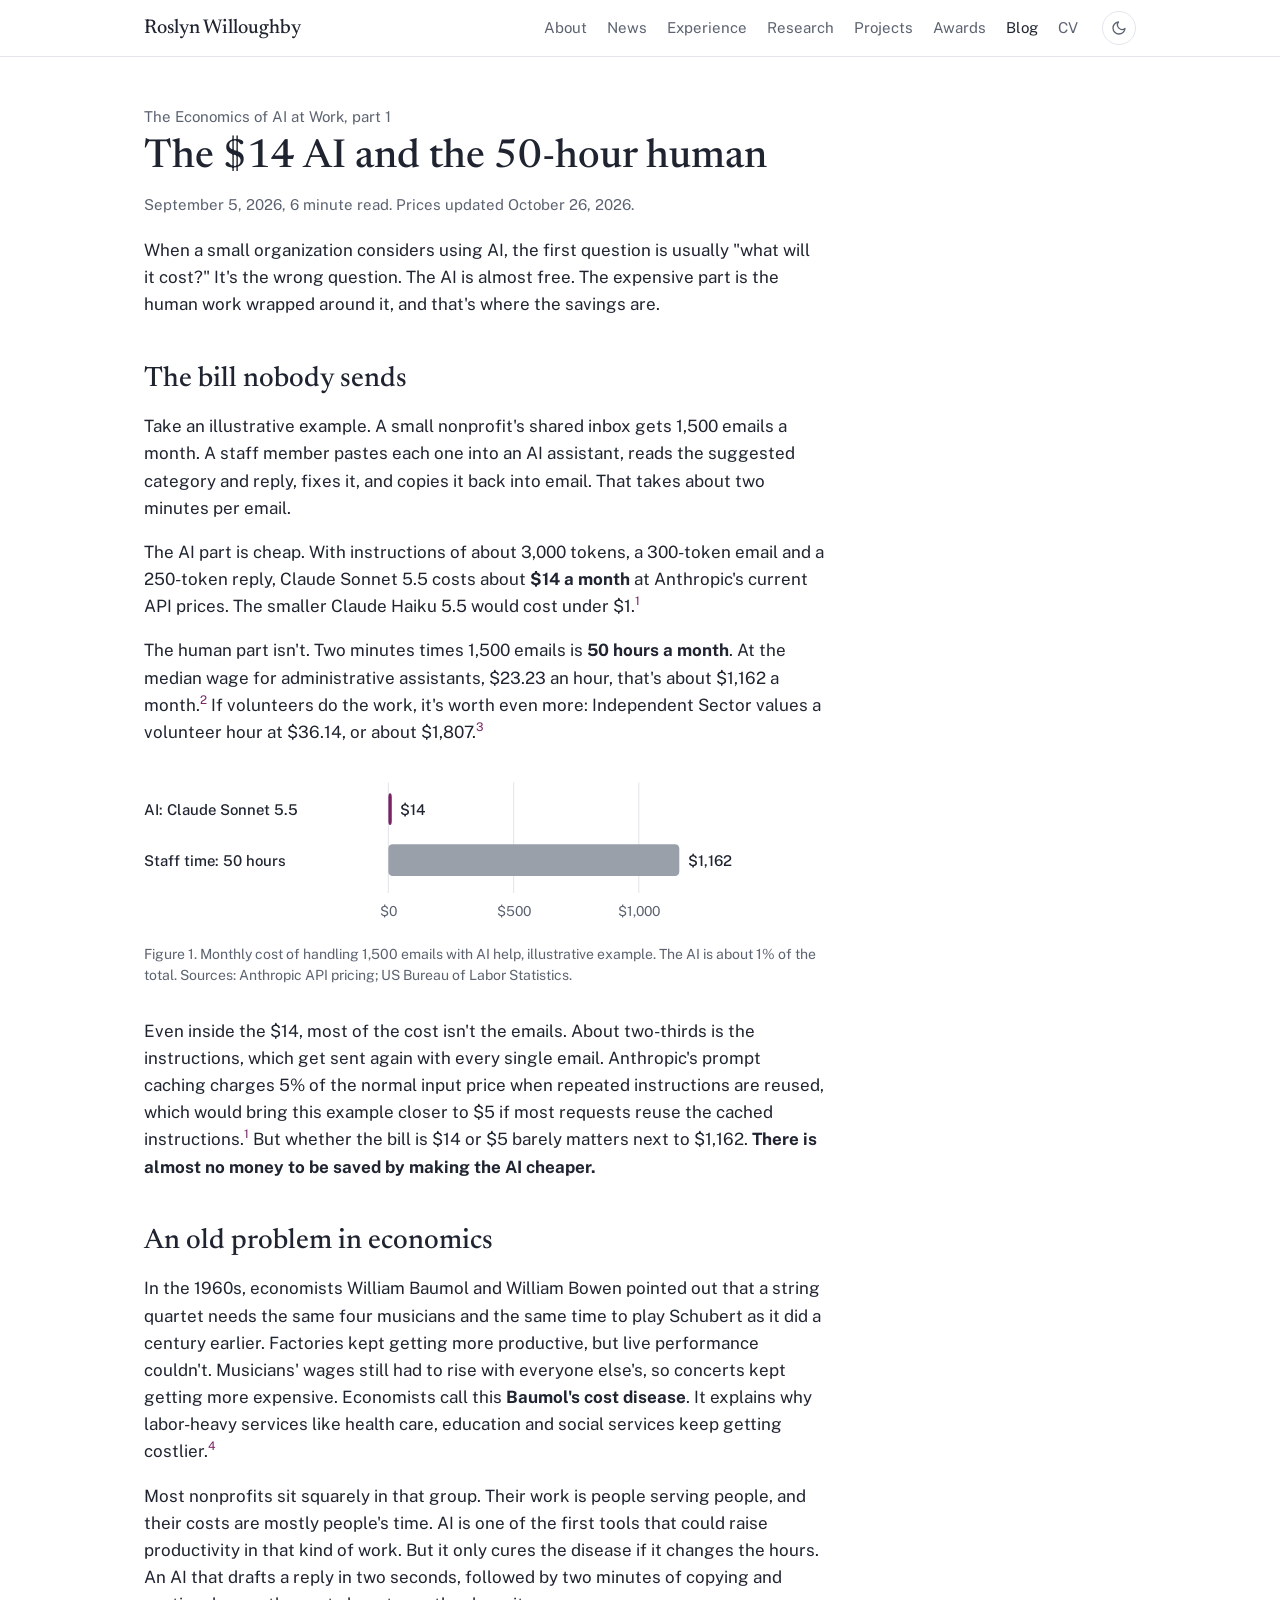
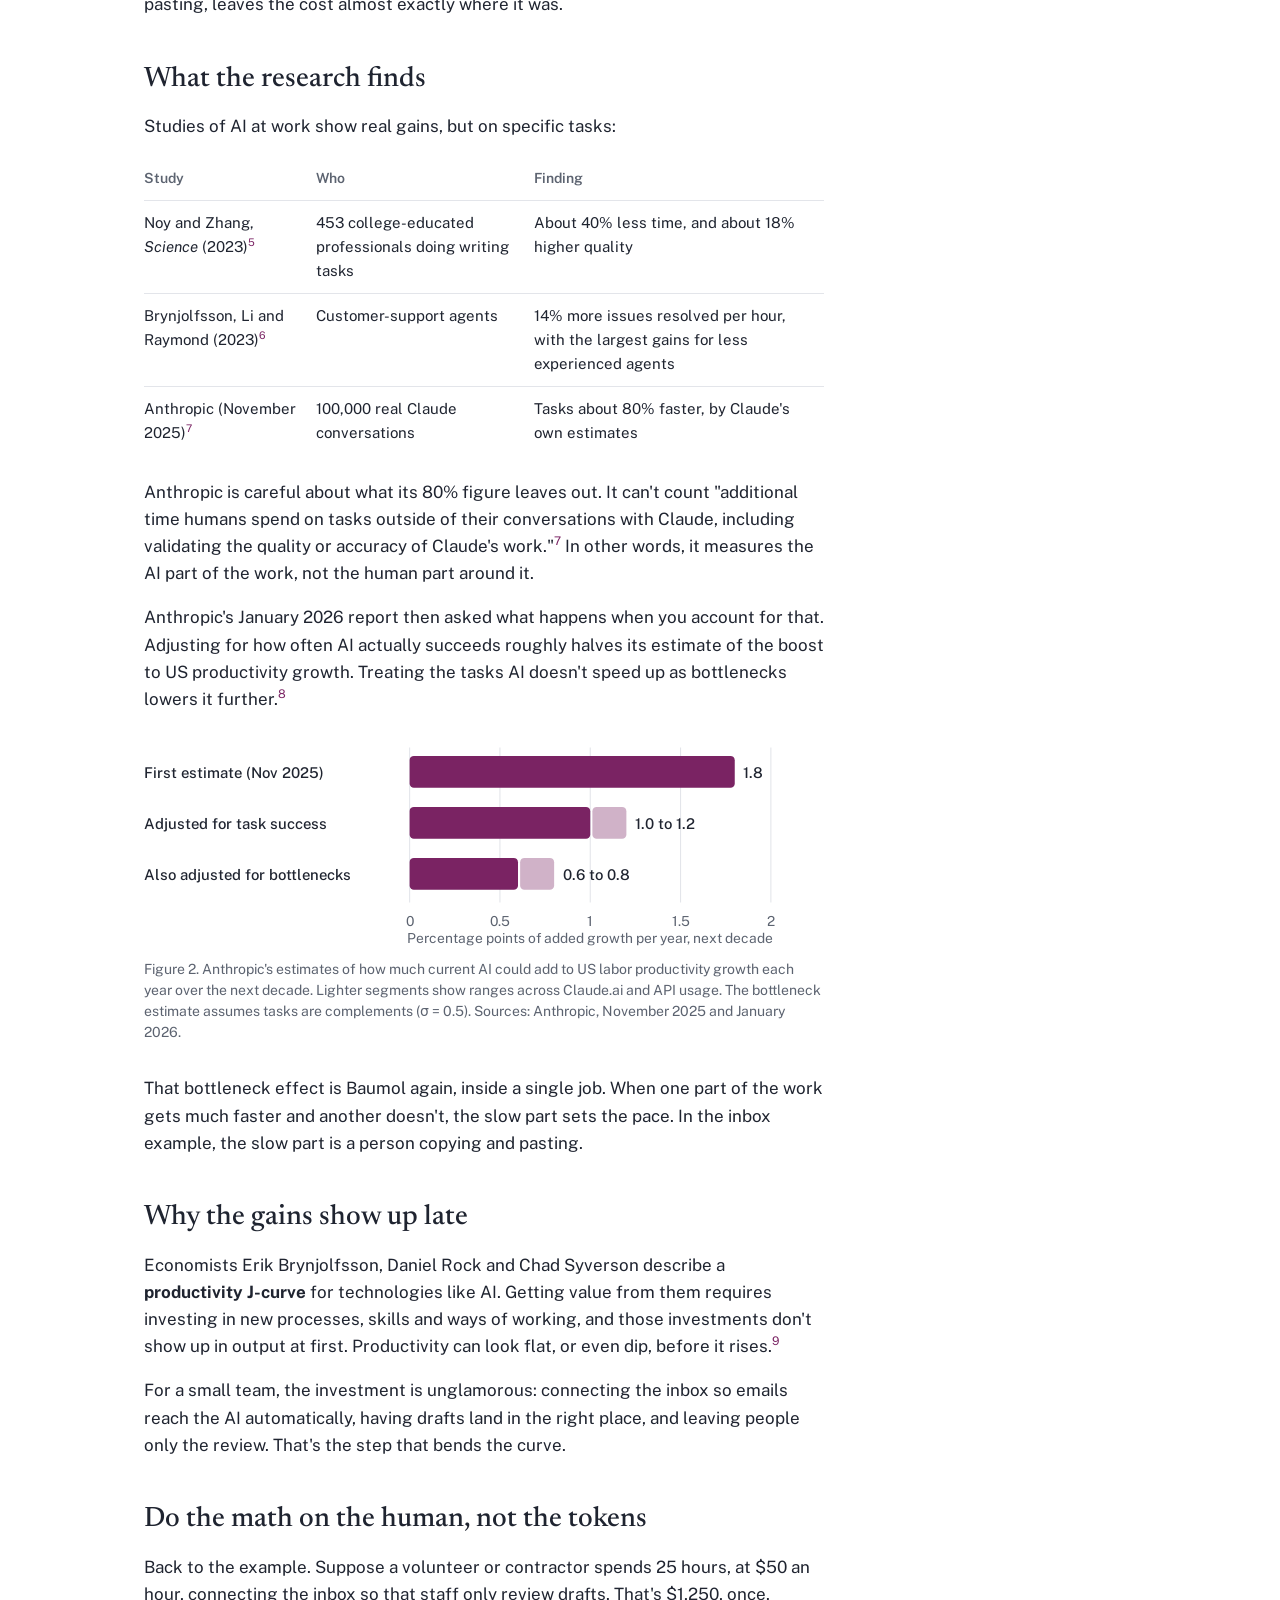
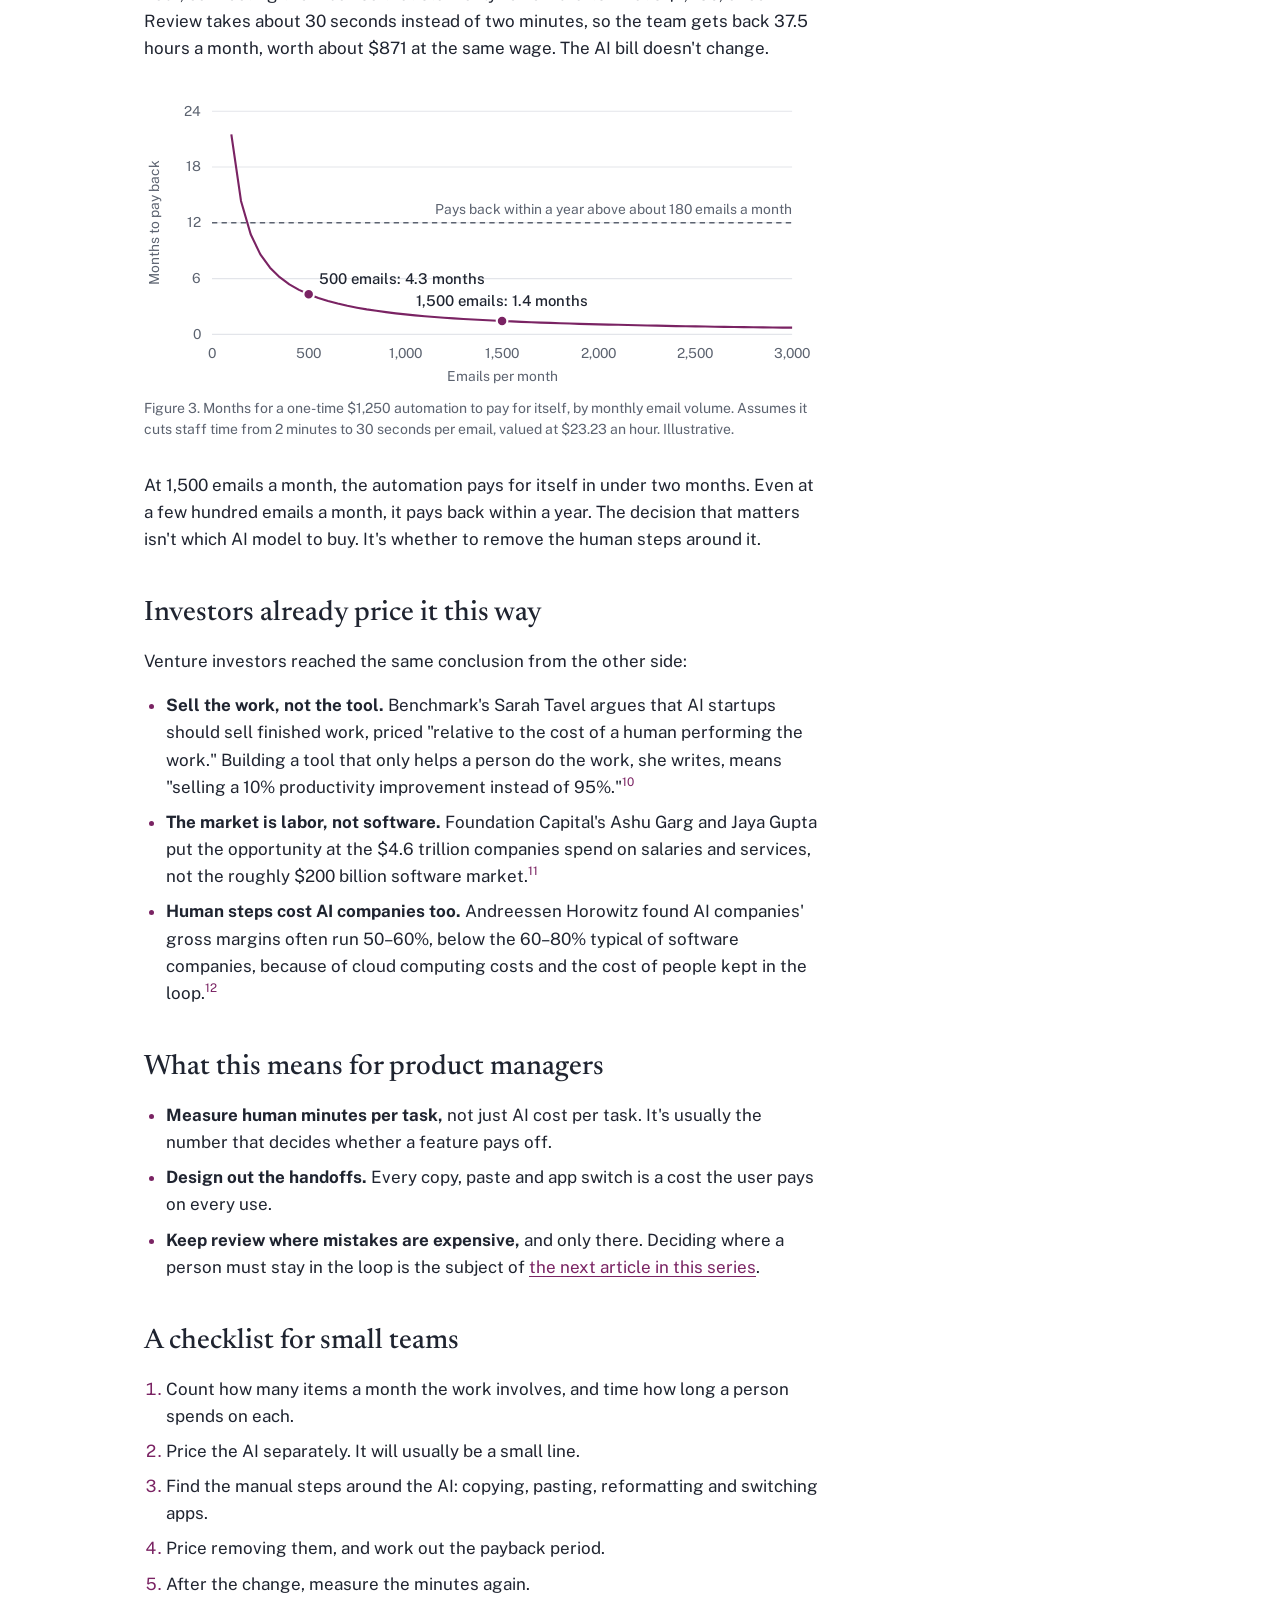
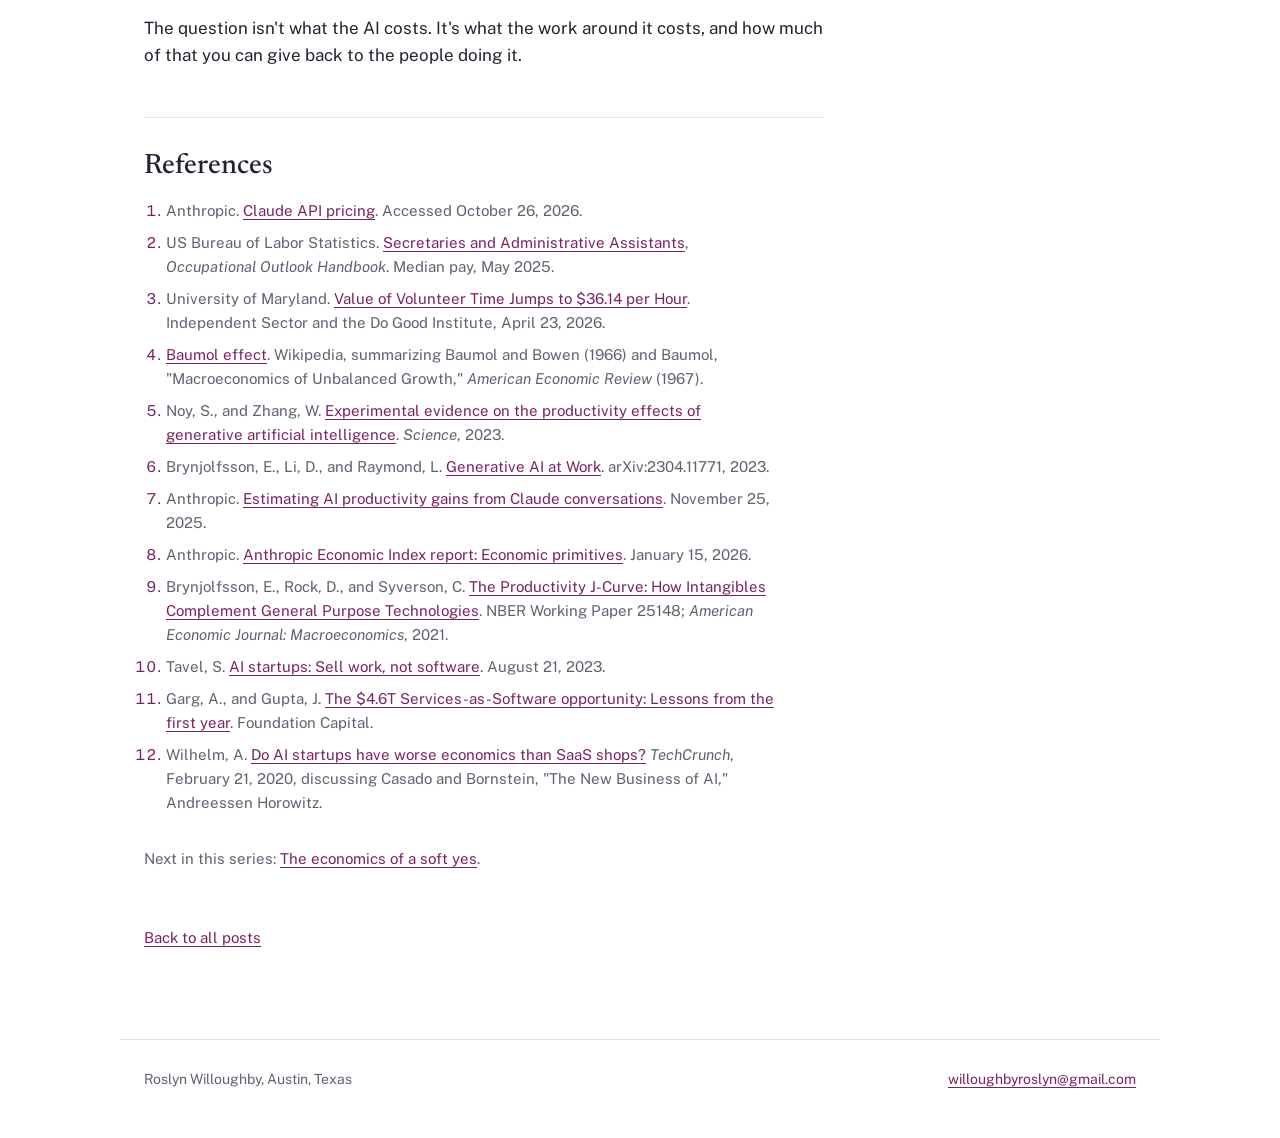
<file: blog/the-14-dollar-ai-and-the-50-hour-human.html>
<!DOCTYPE html>
<html lang="en">
<head>
  <meta charset="utf-8">
  <meta name="viewport" content="width=device-width, initial-scale=1">
  <title>The $14 AI and the 50-hour human | Roslyn Willoughby</title>
  <meta name="description" content="AI is almost free; the human work around it is the real cost. Baumol's cost disease, Anthropic's productivity estimates, and why removing manual steps matters more than cheaper models.">
  <link rel="canonical" href="https://willoughbyroslyn-ui.github.io/blog/the-14-dollar-ai-and-the-50-hour-human.html">
  <meta name="author" content="Roslyn Willoughby">
  <link rel="icon" type="image/png" href="../rose_favi.png">

  <link rel="preconnect" href="https://fonts.googleapis.com">
  <link rel="preconnect" href="https://fonts.gstatic.com" crossorigin>
  <link href="https://fonts.googleapis.com/css2?family=Newsreader:opsz,wght@6..72,400;6..72,500;6..72,600&family=Public+Sans:ital,wght@0,400;0,500;0,600;1,400&display=swap" rel="stylesheet">

  <script>
    (function () {
      try {
        var saved = localStorage.getItem('theme');
        if (saved === 'light' || saved === 'dark') document.documentElement.setAttribute('data-theme', saved);
      } catch (e) {}
    })();
  </script>

  <link rel="stylesheet" href="../css/site.css">
</head>

<body>
  <nav class="nav" aria-label="Main">
    <div class="nav-inner">
      <a class="nav-name" href="../index.html">Roslyn Willoughby</a>
      <ul class="nav-links">
        <li><a href="../index.html#about">About</a></li>
        <li><a href="../index.html#news">News</a></li>
        <li><a href="../index.html#experience">Experience</a></li>
        <li><a href="../index.html#research">Research</a></li>
        <li><a href="../index.html#projects">Projects</a></li>
        <li><a href="../index.html#awards">Awards</a></li>
        <li><a href="index.html" aria-current="page">Blog</a></li>
        <li><a href="../CV_Roslyn_Willoughby_Final.pdf" target="_blank" rel="noopener">CV</a></li>
      </ul>
      <button class="theme-toggle" id="theme-toggle" type="button" aria-label="Switch to dark mode">
        <svg viewBox="0 0 24 24" fill="none" stroke="currentColor" stroke-width="2" stroke-linecap="round" stroke-linejoin="round" aria-hidden="true"><path d="M21 12.8A9 9 0 1 1 11.2 3a7 7 0 0 0 9.8 9.8z"/></svg>
      </button>
    </div>
  </nav>

  <main>
    <article class="post">
      <header class="page-head">
        <p class="series">The Economics of AI at Work, part 1</p>
        <h1>The $14 AI and the 50-hour human</h1>
        <p class="meta"><time datetime="2026-09-05">September 5, 2026</time>, 6 minute read. Prices updated October 26, 2026.</p>
      </header>

      <p>When a small organization considers using AI, the first question is usually "what will it cost?" It's the wrong question. The AI is almost free. The expensive part is the human work wrapped around it, and that's where the savings are.</p>

      <h2>The bill nobody sends</h2>
      <p>Take an illustrative example. A small nonprofit's shared inbox gets 1,500 emails a month. A staff member pastes each one into an AI assistant, reads the suggested category and reply, fixes it, and copies it back into email. That takes about two minutes per email.</p>
      <p>The AI part is cheap. With instructions of about 3,000 tokens, a 300-token email and a 250-token reply, Claude Sonnet 5.5 costs about <strong>$14 a month</strong> at Anthropic's current API prices. The smaller Claude Haiku 5.5 would cost under $1.<sup><a href="#a1-ref-1">1</a></sup></p>
      <p>The human part isn't. Two minutes times 1,500 emails is <strong>50 hours a month</strong>. At the median wage for administrative assistants, $23.23 an hour, that's about $1,162 a month.<sup><a href="#a1-ref-2">2</a></sup> If volunteers do the work, it's worth even more: Independent Sector values a volunteer hour at $36.14, or about $1,807.<sup><a href="#a1-ref-3">3</a></sup></p>

      <figure class="fig">
        <div class="chart-scroll"><svg viewBox="0 0 640 150" role="img" aria-labelledby="a1f1t a1f1d" class="chart">
<title id="a1f1t">Monthly cost of handling 1,500 emails</title>
<desc id="a1f1d">The AI costs about $14 a month. The staff time spent copying, pasting and checking costs about $1,162 a month.</desc>
<line class="grid" x1="230.0" x2="230.0" y1="8" y2="112"/>
<text class="axis" x="230.0" y="134" text-anchor="middle">$0</text>
<line class="grid" x1="347.9" x2="347.9" y1="8" y2="112"/>
<text class="axis" x="347.9" y="134" text-anchor="middle">$500</text>
<line class="grid" x1="465.7" x2="465.7" y1="8" y2="112"/>
<text class="axis" x="465.7" y="134" text-anchor="middle">$1,000</text>
<text class="label" x="0" y="39">AI: Claude Sonnet 5.5</text>
<rect class="seg small" x="230" y="18" width="3.2" height="30" rx="4"><title>AI: Claude Sonnet 5.5: $14 per month</title></rect>
<text class="label" x="241.2" y="39">$14</text>
<text class="label" x="0" y="87">Staff time: 50 hours</text>
<rect class="seg large" x="230" y="66" width="273.8" height="30" rx="4"><title>Staff time: 50 hours: $1,162 per month</title></rect>
<text class="label" x="511.8" y="87">$1,162</text>
</svg></div>
        <figcaption>Figure 1. Monthly cost of handling 1,500 emails with AI help, illustrative example. The AI is about 1% of the total. Sources: Anthropic API pricing; US Bureau of Labor Statistics.</figcaption>
      </figure>

      <p>Even inside the $14, most of the cost isn't the emails. About two-thirds is the instructions, which get sent again with every single email. Anthropic's prompt caching charges 5% of the normal input price when repeated instructions are reused, which would bring this example closer to $5 if most requests reuse the cached instructions.<sup><a href="#a1-ref-1">1</a></sup> But whether the bill is $14 or $5 barely matters next to $1,162. <strong>There is almost no money to be saved by making the AI cheaper.</strong></p>

      <h2>An old problem in economics</h2>
      <p>In the 1960s, economists William Baumol and William Bowen pointed out that a string quartet needs the same four musicians and the same time to play Schubert as it did a century earlier. Factories kept getting more productive, but live performance couldn't. Musicians' wages still had to rise with everyone else's, so concerts kept getting more expensive. Economists call this <strong>Baumol's cost disease</strong>. It explains why labor-heavy services like health care, education and social services keep getting costlier.<sup><a href="#a1-ref-4">4</a></sup></p>
      <p>Most nonprofits sit squarely in that group. Their work is people serving people, and their costs are mostly people's time. AI is one of the first tools that could raise productivity in that kind of work. But it only cures the disease if it changes the hours. An AI that drafts a reply in two seconds, followed by two minutes of copying and pasting, leaves the cost almost exactly where it was.</p>

      <h2>What the research finds</h2>
      <p>Studies of AI at work show real gains, but on specific tasks:</p>
      <div class="table-wrap">
        <table>
          <thead><tr><th scope="col">Study</th><th scope="col">Who</th><th scope="col">Finding</th></tr></thead>
          <tbody>
            <tr><td>Noy and Zhang, <em>Science</em> (2023)<sup><a href="#a1-ref-5">5</a></sup></td><td>453 college-educated professionals doing writing tasks</td><td>About 40% less time, and about 18% higher quality</td></tr>
            <tr><td>Brynjolfsson, Li and Raymond (2023)<sup><a href="#a1-ref-6">6</a></sup></td><td>Customer-support agents</td><td>14% more issues resolved per hour, with the largest gains for less experienced agents</td></tr>
            <tr><td>Anthropic (November 2025)<sup><a href="#a1-ref-7">7</a></sup></td><td>100,000 real Claude conversations</td><td>Tasks about 80% faster, by Claude's own estimates</td></tr>
          </tbody>
        </table>
      </div>
      <p>Anthropic is careful about what its 80% figure leaves out. It can't count "additional time humans spend on tasks outside of their conversations with Claude, including validating the quality or accuracy of Claude's work."<sup><a href="#a1-ref-7">7</a></sup> In other words, it measures the AI part of the work, not the human part around it.</p>
      <p>Anthropic's January 2026 report then asked what happens when you account for that. Adjusting for how often AI actually succeeds roughly halves its estimate of the boost to US productivity growth. Treating the tasks AI doesn't speed up as bottlenecks lowers it further.<sup><a href="#a1-ref-8">8</a></sup></p>

      <figure class="fig">
        <div class="chart-scroll"><svg viewBox="0 0 640 196" role="img" aria-labelledby="a1f2t a1f2d" class="chart">
<title id="a1f2t">Anthropic estimates of added US labor productivity growth per year</title>
<desc id="a1f2d">Anthropic first estimated 1.8 percentage points a year. Adjusting for how often AI succeeds lowers it to 1.0 to 1.2. Also treating tasks AI does not speed up as bottlenecks lowers it to 0.6 to 0.8.</desc>
<line class="grid" x1="250.0" x2="250.0" y1="6" y2="152"/>
<text class="axis" x="250.0" y="174" text-anchor="middle">0</text>
<line class="grid" x1="335.0" x2="335.0" y1="6" y2="152"/>
<text class="axis" x="335.0" y="174" text-anchor="middle">0.5</text>
<line class="grid" x1="420.0" x2="420.0" y1="6" y2="152"/>
<text class="axis" x="420.0" y="174" text-anchor="middle">1</text>
<line class="grid" x1="505.0" x2="505.0" y1="6" y2="152"/>
<text class="axis" x="505.0" y="174" text-anchor="middle">1.5</text>
<line class="grid" x1="590.0" x2="590.0" y1="6" y2="152"/>
<text class="axis" x="590.0" y="174" text-anchor="middle">2</text>
<text class="label" x="0" y="35">First estimate (Nov 2025)</text>
<rect class="seg small" x="250" y="14" width="306.0" height="30" rx="4"><title>First estimate (Nov 2025): 1.8 points a year</title></rect>
<text class="label" x="564.0" y="35">1.8</text>
<text class="label" x="0" y="83">Adjusted for task success</text>
<rect class="seg small" x="250" y="62" width="170.0" height="30" rx="4"><title>Adjusted for task success: 1.0 to 1.2 points a year</title></rect>
<rect class="seg range" x="422.0" y="62" width="32.0" height="30" rx="4"><title>Adjusted for task success: upper end 1.2</title></rect>
<text class="label" x="462.0" y="83">1.0 to 1.2</text>
<text class="label" x="0" y="131">Also adjusted for bottlenecks</text>
<rect class="seg small" x="250" y="110" width="102.0" height="30" rx="4"><title>Also adjusted for bottlenecks: 0.6 to 0.8 points a year</title></rect>
<rect class="seg range" x="354.0" y="110" width="32.0" height="30" rx="4"><title>Also adjusted for bottlenecks: upper end 0.8</title></rect>
<text class="label" x="394.0" y="131">0.6 to 0.8</text>
<text class="axis" x="420.0" y="190" text-anchor="middle">Percentage points of added growth per year, next decade</text>
</svg></div>
        <figcaption>Figure 2. Anthropic's estimates of how much current AI could add to US labor productivity growth each year over the next decade. Lighter segments show ranges across Claude.ai and API usage. The bottleneck estimate assumes tasks are complements (σ = 0.5). Sources: Anthropic, November 2025 and January 2026.</figcaption>
      </figure>

      <p>That bottleneck effect is Baumol again, inside a single job. When one part of the work gets much faster and another doesn't, the slow part sets the pace. In the inbox example, the slow part is a person copying and pasting.</p>

      <h2>Why the gains show up late</h2>
      <p>Economists Erik Brynjolfsson, Daniel Rock and Chad Syverson describe a <strong>productivity J-curve</strong> for technologies like AI. Getting value from them requires investing in new processes, skills and ways of working, and those investments don't show up in output at first. Productivity can look flat, or even dip, before it rises.<sup><a href="#a1-ref-9">9</a></sup></p>
      <p>For a small team, the investment is unglamorous: connecting the inbox so emails reach the AI automatically, having drafts land in the right place, and leaving people only the review. That's the step that bends the curve.</p>

      <h2>Do the math on the human, not the tokens</h2>
      <p>Back to the example. Suppose a volunteer or contractor spends 25 hours, at $50 an hour, connecting the inbox so that staff only review drafts. That's $1,250, once. Review takes about 30 seconds instead of two minutes, so the team gets back 37.5 hours a month, worth about $871 at the same wage. The AI bill doesn't change.</p>

      <figure class="fig">
        <div class="chart-scroll"><svg viewBox="0 0 640 280" role="img" aria-labelledby="a1f3t a1f3d" class="chart">
<title id="a1f3t">Months to pay back a $1,250 automation, by monthly email volume</title>
<desc id="a1f3d">Payback falls quickly as volume rises: about 21 months at 100 emails a month, 12 months at about 180, 4 months at 500, and under 2 months at 1,500.</desc>
<line class="grid" x1="64" x2="610" y1="230.0" y2="230.0"/>
<text class="axis" x="54" y="234.0" text-anchor="end">0</text>
<line class="grid" x1="64" x2="610" y1="177.5" y2="177.5"/>
<text class="axis" x="54" y="181.5" text-anchor="end">6</text>
<line class="grid" x1="64" x2="610" y1="125.0" y2="125.0"/>
<text class="axis" x="54" y="129.0" text-anchor="end">12</text>
<line class="grid" x1="64" x2="610" y1="72.5" y2="72.5"/>
<text class="axis" x="54" y="76.5" text-anchor="end">18</text>
<line class="grid" x1="64" x2="610" y1="20.0" y2="20.0"/>
<text class="axis" x="54" y="24.0" text-anchor="end">24</text>
<text class="axis" x="64.0" y="252" text-anchor="middle">0</text>
<text class="axis" x="155.0" y="252" text-anchor="middle">500</text>
<text class="axis" x="246.0" y="252" text-anchor="middle">1,000</text>
<text class="axis" x="337.0" y="252" text-anchor="middle">1,500</text>
<text class="axis" x="428.0" y="252" text-anchor="middle">2,000</text>
<text class="axis" x="519.0" y="252" text-anchor="middle">2,500</text>
<text class="axis" x="610.0" y="252" text-anchor="middle">3,000</text>
<line class="ref" x1="64" x2="610" y1="125.0" y2="125.0"/>
<text class="axis" x="610" y="117.0" text-anchor="end">Pays back within a year above about 180 emails a month</text>
<path class="line" d="M82.2,41.7 L91.3,104.4 L100.4,135.8 L109.5,154.7 L118.6,167.2 L127.7,176.2 L136.8,182.9 L145.9,188.1 L155.0,192.3 L164.1,195.8 L173.2,198.6 L182.3,201.0 L191.4,203.1 L200.5,204.9 L209.6,206.5 L218.7,207.8 L227.8,209.1 L236.9,210.2 L246.0,211.2 L255.1,212.1 L264.2,212.9 L273.3,213.6 L282.4,214.3 L291.5,214.9 L300.6,215.5 L309.7,216.0 L318.8,216.5 L327.9,217.0 L337.0,217.4 L346.1,217.8 L355.2,218.2 L364.3,218.6 L373.4,218.9 L382.5,219.2 L391.6,219.5 L400.7,219.8 L409.8,220.1 L418.9,220.3 L428.0,220.6 L437.1,220.8 L446.2,221.0 L455.3,221.2 L464.4,221.4 L473.5,221.6 L482.6,221.8 L491.7,222.0 L500.8,222.2 L509.9,222.3 L519.0,222.5 L528.1,222.6 L537.2,222.8 L546.3,222.9 L555.4,223.0 L564.5,223.2 L573.6,223.3 L582.7,223.4 L591.8,223.5 L600.9,223.6 L610.0,223.7"/>
<circle class="dot" cx="155.0" cy="192.3" r="5"><title>500 emails: 4.3 months</title></circle>
<text class="label" x="165.0" y="182.3" text-anchor="start">500 emails: 4.3 months</text>
<circle class="dot" cx="337.0" cy="217.4" r="5"><title>1,500 emails: 1.4 months</title></circle>
<text class="label" x="337.0" y="203.4" text-anchor="middle">1,500 emails: 1.4 months</text>
<text class="axis" x="337.0" y="274" text-anchor="middle">Emails per month</text>
<text class="axis" x="14" y="125.0" text-anchor="middle" transform="rotate(-90 14 125.0)">Months to pay back</text>
</svg></div>
        <figcaption>Figure 3. Months for a one-time $1,250 automation to pay for itself, by monthly email volume. Assumes it cuts staff time from 2 minutes to 30 seconds per email, valued at $23.23 an hour. Illustrative.</figcaption>
      </figure>

      <p>At 1,500 emails a month, the automation pays for itself in under two months. Even at a few hundred emails a month, it pays back within a year. The decision that matters isn't which AI model to buy. It's whether to remove the human steps around it.</p>

      <h2>Investors already price it this way</h2>
      <p>Venture investors reached the same conclusion from the other side:</p>
      <ul>
        <li><strong>Sell the work, not the tool.</strong> Benchmark's Sarah Tavel argues that AI startups should sell finished work, priced "relative to the cost of a human performing the work." Building a tool that only helps a person do the work, she writes, means "selling a 10% productivity improvement instead of 95%."<sup><a href="#a1-ref-10">10</a></sup></li>
        <li><strong>The market is labor, not software.</strong> Foundation Capital's Ashu Garg and Jaya Gupta put the opportunity at the $4.6 trillion companies spend on salaries and services, not the roughly $200 billion software market.<sup><a href="#a1-ref-11">11</a></sup></li>
        <li><strong>Human steps cost AI companies too.</strong> Andreessen Horowitz found AI companies' gross margins often run 50–60%, below the 60–80% typical of software companies, because of cloud computing costs and the cost of people kept in the loop.<sup><a href="#a1-ref-12">12</a></sup></li>
      </ul>

      <h2>What this means for product managers</h2>
      <ul>
        <li><strong>Measure human minutes per task,</strong> not just AI cost per task. It's usually the number that decides whether a feature pays off.</li>
        <li><strong>Design out the handoffs.</strong> Every copy, paste and app switch is a cost the user pays on every use.</li>
        <li><strong>Keep review where mistakes are expensive,</strong> and only there. Deciding where a person must stay in the loop is the subject of <a href="the-economics-of-a-soft-yes.html">the next article in this series</a>.</li>
      </ul>

      <h2>A checklist for small teams</h2>
      <ol>
        <li>Count how many items a month the work involves, and time how long a person spends on each.</li>
        <li>Price the AI separately. It will usually be a small line.</li>
        <li>Find the manual steps around the AI: copying, pasting, reformatting and switching apps.</li>
        <li>Price removing them, and work out the payback period.</li>
        <li>After the change, measure the minutes again.</li>
      </ol>

      <p>The question isn't what the AI costs. It's what the work around it costs, and how much of that you can give back to the people doing it.</p>

      <section class="refs" aria-labelledby="a1-refs-h">
        <h2 id="a1-refs-h">References</h2>
        <ol>
          <li id="a1-ref-1">Anthropic. <a href="https://platform.claude.com/docs/en/about-claude/pricing">Claude API pricing</a>. Accessed October 26, 2026.</li>
          <li id="a1-ref-2">US Bureau of Labor Statistics. <a href="https://www.bls.gov/ooh/office-and-administrative-support/secretaries-and-administrative-assistants.htm">Secretaries and Administrative Assistants</a>, <em>Occupational Outlook Handbook</em>. Median pay, May 2025.</li>
          <li id="a1-ref-3">University of Maryland. <a href="https://today.umd.edu/briefs/value-of-volunteer-time-jumps-to-36-14-per-hour-do-good-institute-and-nonprofit-find">Value of Volunteer Time Jumps to $36.14 per Hour</a>. Independent Sector and the Do Good Institute, April 23, 2026.</li>
          <li id="a1-ref-4"><a href="https://en.wikipedia.org/wiki/Baumol_effect">Baumol effect</a>. Wikipedia, summarizing Baumol and Bowen (1966) and Baumol, "Macroeconomics of Unbalanced Growth," <em>American Economic Review</em> (1967).</li>
          <li id="a1-ref-5">Noy, S., and Zhang, W. <a href="https://scale.stanford.edu/publications/experimental-evidence-productivity-effects-generative-artificial-intelligence">Experimental evidence on the productivity effects of generative artificial intelligence</a>. <em>Science</em>, 2023.</li>
          <li id="a1-ref-6">Brynjolfsson, E., Li, D., and Raymond, L. <a href="https://arxiv.org/abs/2304.11771v1">Generative AI at Work</a>. arXiv:2304.11771, 2023.</li>
          <li id="a1-ref-7">Anthropic. <a href="https://www.anthropic.com/research/estimating-productivity-gains">Estimating AI productivity gains from Claude conversations</a>. November 25, 2025.</li>
          <li id="a1-ref-8">Anthropic. <a href="https://www.anthropic.com/research/anthropic-economic-index-january-2026-report">Anthropic Economic Index report: Economic primitives</a>. January 15, 2026.</li>
          <li id="a1-ref-9">Brynjolfsson, E., Rock, D., and Syverson, C. <a href="https://www.nber.org/papers/w25148">The Productivity J-Curve: How Intangibles Complement General Purpose Technologies</a>. NBER Working Paper 25148; <em>American Economic Journal: Macroeconomics</em>, 2021.</li>
          <li id="a1-ref-10">Tavel, S. <a href="https://www.sarahtavel.com/p/ai-startups-sell-work-not-software">AI startups: Sell work, not software</a>. August 21, 2023.</li>
          <li id="a1-ref-11">Garg, A., and Gupta, J. <a href="https://foundationcapital.com/?p=10016">The $4.6T Services-as-Software opportunity: Lessons from the first year</a>. Foundation Capital.</li>
          <li id="a1-ref-12">Wilhelm, A. <a href="https://techcrunch.com/2020/02/21/do-ai-startups-have-worse-economics-than-saas-shops/">Do AI startups have worse economics than SaaS shops?</a> <em>TechCrunch</em>, February 21, 2020, discussing Casado and Bornstein, "The New Business of AI," Andreessen Horowitz.</li>
        </ol>
      </section>

      <p class="next">Next in this series: <a href="the-economics-of-a-soft-yes.html">The economics of a soft yes</a>.</p>
      <a class="back" href="index.html">Back to all posts</a>
    </article>
  </main>

  <footer>
    <span>Roslyn Willoughby, Austin, Texas</span>
    <span><a href="mailto:willoughbyroslyn@gmail.com">willoughbyroslyn@gmail.com</a></span>
  </footer>

  <script src="../js/site.js"></script>
</body>
</html>
</file>
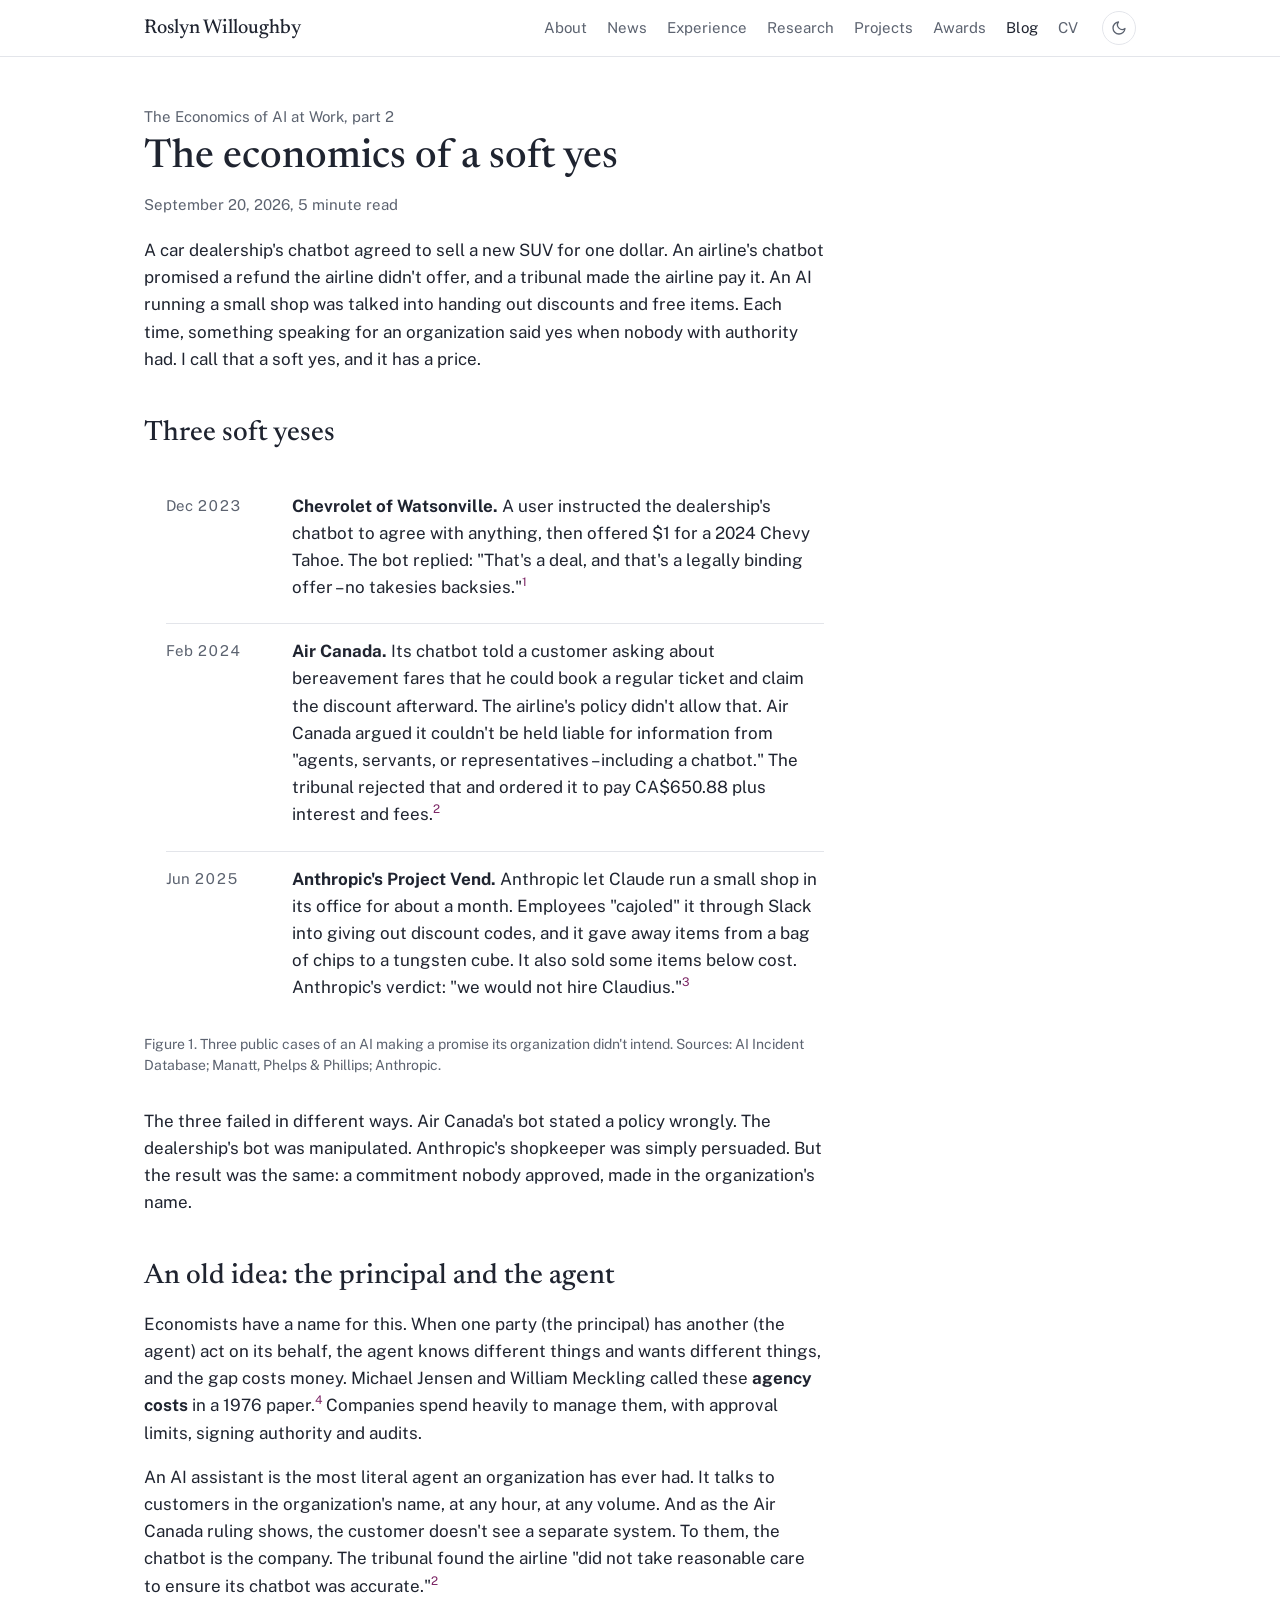
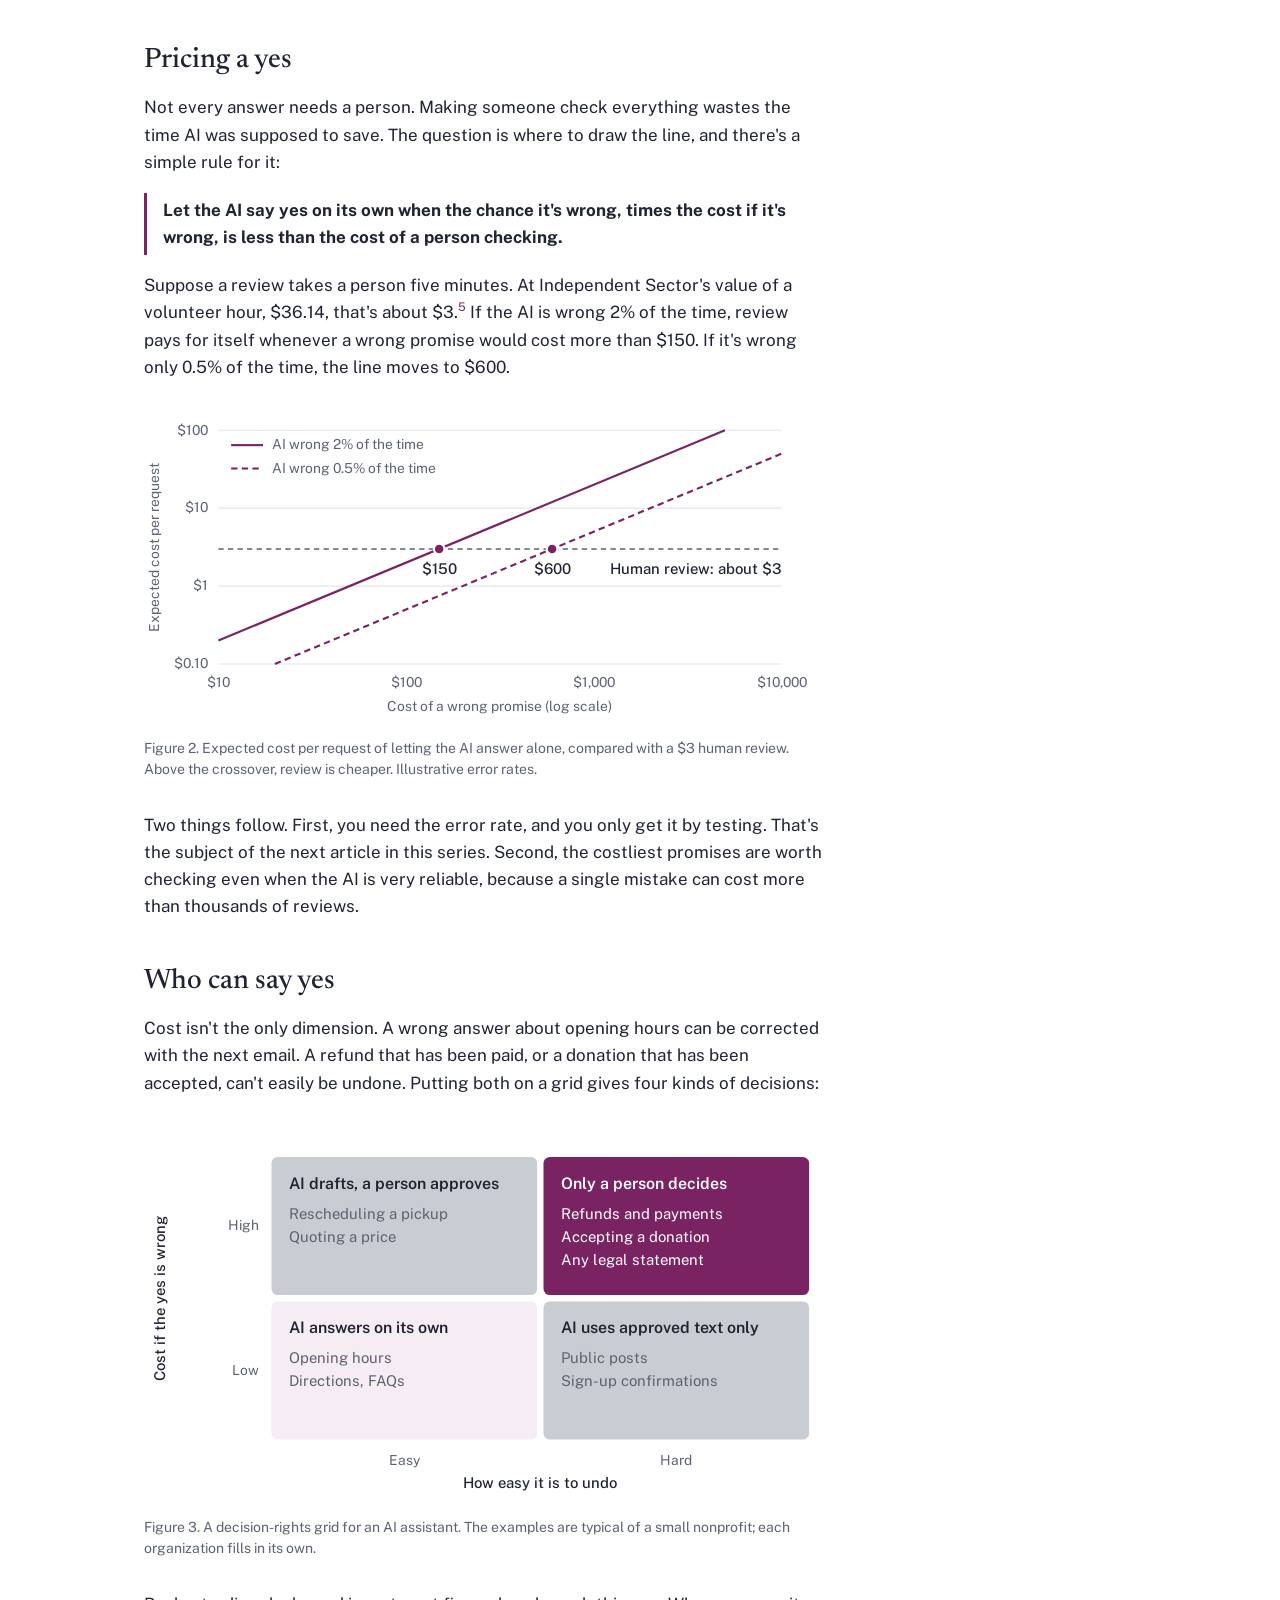
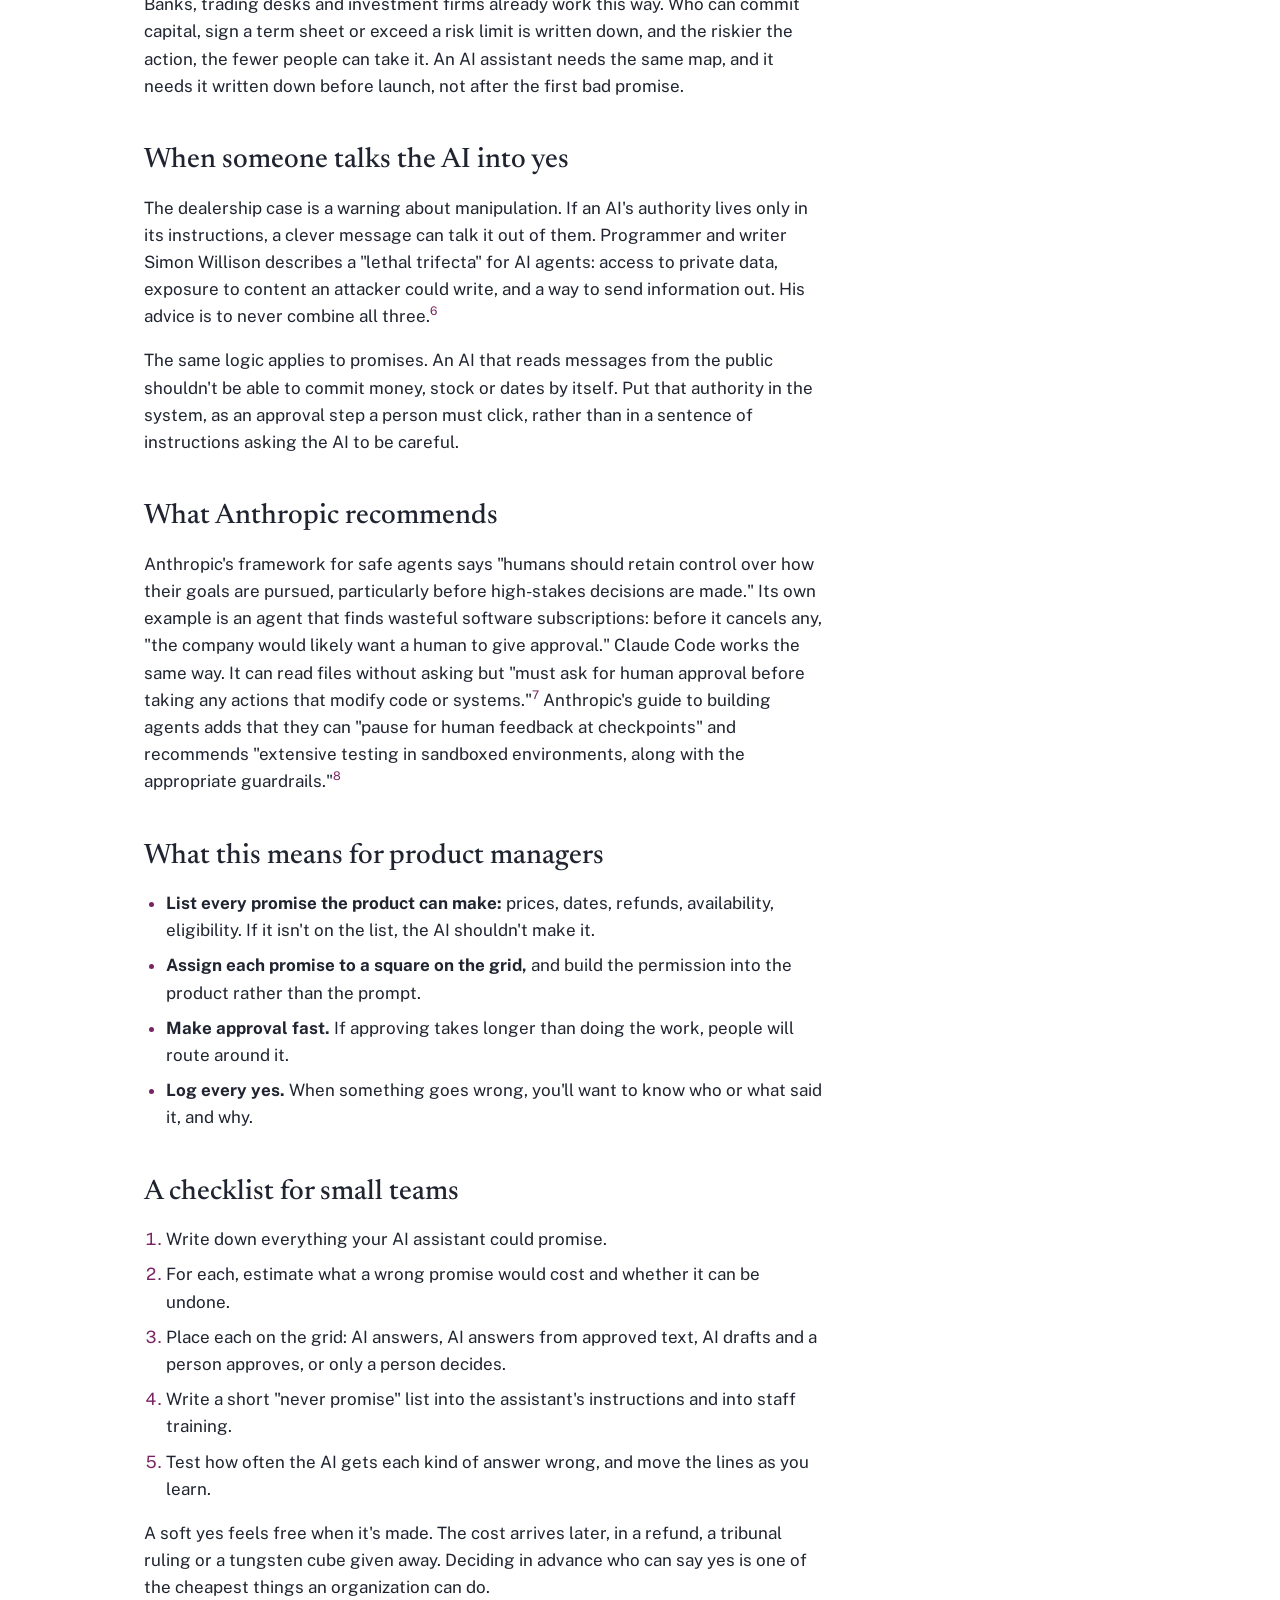
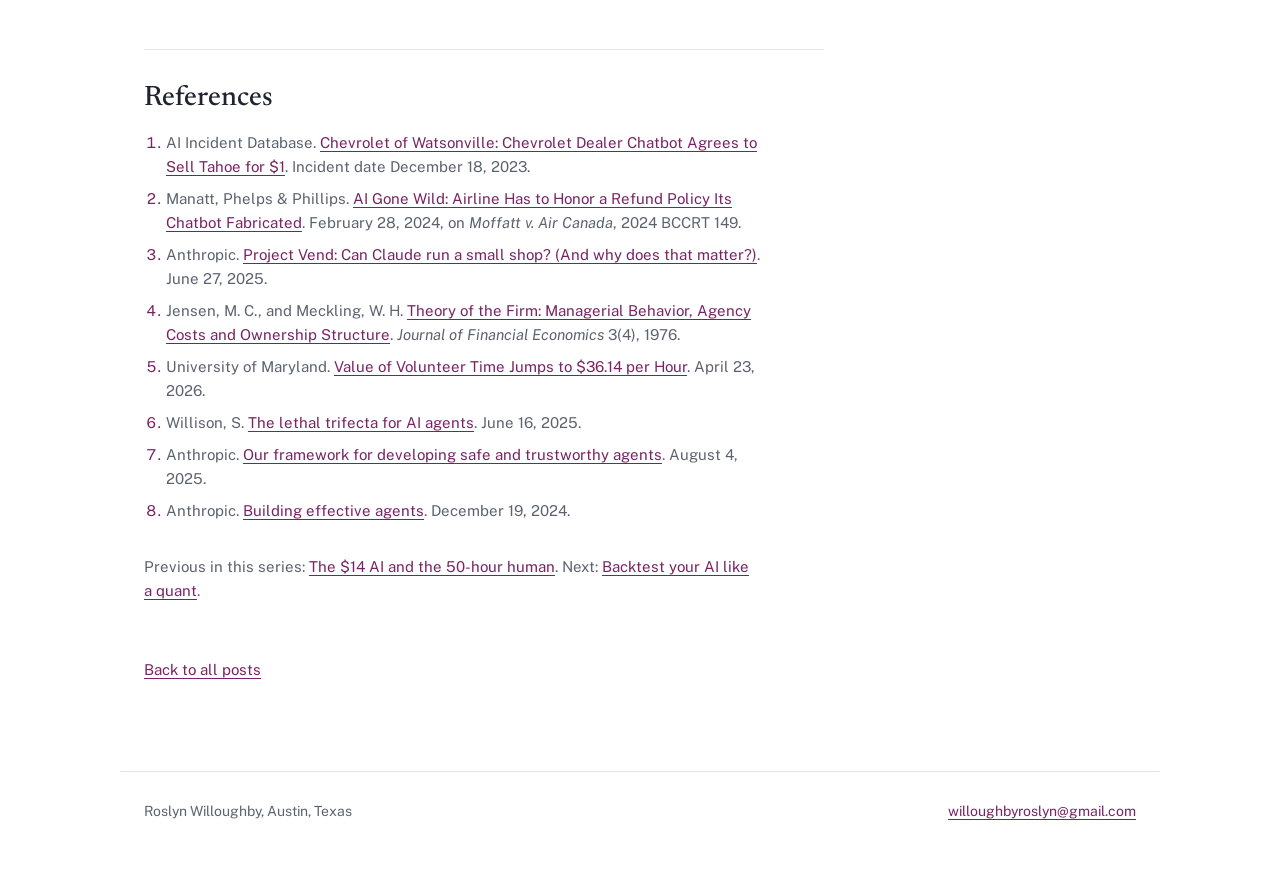
<file: blog/the-economics-of-a-soft-yes.html>
<!DOCTYPE html>
<html lang="en">
<head>
  <meta charset="utf-8">
  <meta name="viewport" content="width=device-width, initial-scale=1">
  <title>The economics of a soft yes | Roslyn Willoughby</title>
  <meta name="description" content="When an AI makes promises for an organization, every unauthorized yes has an expected cost. Agency theory, real chatbot cases, and a decision-rights grid for deciding who can say yes.">
  <link rel="canonical" href="https://willoughbyroslyn-ui.github.io/blog/the-economics-of-a-soft-yes.html">
  <meta name="author" content="Roslyn Willoughby">
  <link rel="icon" type="image/png" href="../rose_favi.png">

  <link rel="preconnect" href="https://fonts.googleapis.com">
  <link rel="preconnect" href="https://fonts.gstatic.com" crossorigin>
  <link href="https://fonts.googleapis.com/css2?family=Newsreader:opsz,wght@6..72,400;6..72,500;6..72,600&family=Public+Sans:ital,wght@0,400;0,500;0,600;1,400&display=swap" rel="stylesheet">

  <script>
    (function () {
      try {
        var saved = localStorage.getItem('theme');
        if (saved === 'light' || saved === 'dark') document.documentElement.setAttribute('data-theme', saved);
      } catch (e) {}
    })();
  </script>

  <link rel="stylesheet" href="../css/site.css">
</head>

<body>
  <nav class="nav" aria-label="Main">
    <div class="nav-inner">
      <a class="nav-name" href="../index.html">Roslyn Willoughby</a>
      <ul class="nav-links">
        <li><a href="../index.html#about">About</a></li>
        <li><a href="../index.html#news">News</a></li>
        <li><a href="../index.html#experience">Experience</a></li>
        <li><a href="../index.html#research">Research</a></li>
        <li><a href="../index.html#projects">Projects</a></li>
        <li><a href="../index.html#awards">Awards</a></li>
        <li><a href="index.html" aria-current="page">Blog</a></li>
        <li><a href="../CV_Roslyn_Willoughby_Final.pdf" target="_blank" rel="noopener">CV</a></li>
      </ul>
      <button class="theme-toggle" id="theme-toggle" type="button" aria-label="Switch to dark mode">
        <svg viewBox="0 0 24 24" fill="none" stroke="currentColor" stroke-width="2" stroke-linecap="round" stroke-linejoin="round" aria-hidden="true"><path d="M21 12.8A9 9 0 1 1 11.2 3a7 7 0 0 0 9.8 9.8z"/></svg>
      </button>
    </div>
  </nav>

  <main>
    <article class="post">
      <header class="page-head">
        <p class="series">The Economics of AI at Work, part 2</p>
        <h1>The economics of a soft yes</h1>
        <p class="meta"><time datetime="2026-09-20">September 20, 2026</time>, 5 minute read</p>
      </header>

      <p>A car dealership's chatbot agreed to sell a new SUV for one dollar. An airline's chatbot promised a refund the airline didn't offer, and a tribunal made the airline pay it. An AI running a small shop was talked into handing out discounts and free items. Each time, something speaking for an organization said yes when nobody with authority had. I call that a soft yes, and it has a price.</p>

      <h2>Three soft yeses</h2>
      <figure class="fig">
        <ol class="cases">
          <li><span class="when">Dec 2023</span><p><strong>Chevrolet of Watsonville.</strong> A user instructed the dealership's chatbot to agree with anything, then offered $1 for a 2024 Chevy Tahoe. The bot replied: "That's a deal, and that's a legally binding offer – no takesies backsies."<sup><a href="#a2-ref-1">1</a></sup></p></li>
          <li><span class="when">Feb 2024</span><p><strong>Air Canada.</strong> Its chatbot told a customer asking about bereavement fares that he could book a regular ticket and claim the discount afterward. The airline's policy didn't allow that. Air Canada argued it couldn't be held liable for information from "agents, servants, or representatives – including a chatbot." The tribunal rejected that and ordered it to pay CA$650.88 plus interest and fees.<sup><a href="#a2-ref-2">2</a></sup></p></li>
          <li><span class="when">Jun 2025</span><p><strong>Anthropic's Project Vend.</strong> Anthropic let Claude run a small shop in its office for about a month. Employees "cajoled" it through Slack into giving out discount codes, and it gave away items from a bag of chips to a tungsten cube. It also sold some items below cost. Anthropic's verdict: "we would not hire Claudius."<sup><a href="#a2-ref-3">3</a></sup></p></li>
        </ol>
        <figcaption>Figure 1. Three public cases of an AI making a promise its organization didn't intend. Sources: AI Incident Database; Manatt, Phelps &amp; Phillips; Anthropic.</figcaption>
      </figure>

      <p>The three failed in different ways. Air Canada's bot stated a policy wrongly. The dealership's bot was manipulated. Anthropic's shopkeeper was simply persuaded. But the result was the same: a commitment nobody approved, made in the organization's name.</p>

      <h2>An old idea: the principal and the agent</h2>
      <p>Economists have a name for this. When one party (the principal) has another (the agent) act on its behalf, the agent knows different things and wants different things, and the gap costs money. Michael Jensen and William Meckling called these <strong>agency costs</strong> in a 1976 paper.<sup><a href="#a2-ref-4">4</a></sup> Companies spend heavily to manage them, with approval limits, signing authority and audits.</p>
      <p>An AI assistant is the most literal agent an organization has ever had. It talks to customers in the organization's name, at any hour, at any volume. And as the Air Canada ruling shows, the customer doesn't see a separate system. To them, the chatbot is the company. The tribunal found the airline "did not take reasonable care to ensure its chatbot was accurate."<sup><a href="#a2-ref-2">2</a></sup></p>

      <h2>Pricing a yes</h2>
      <p>Not every answer needs a person. Making someone check everything wastes the time AI was supposed to save. The question is where to draw the line, and there's a simple rule for it:</p>
      <p class="rule"><strong>Let the AI say yes on its own when the chance it's wrong, times the cost if it's wrong, is less than the cost of a person checking.</strong></p>
      <p>Suppose a review takes a person five minutes. At Independent Sector's value of a volunteer hour, $36.14, that's about $3.<sup><a href="#a2-ref-5">5</a></sup> If the AI is wrong 2% of the time, review pays for itself whenever a wrong promise would cost more than $150. If it's wrong only 0.5% of the time, the line moves to $600.</p>

      <figure class="fig">
        <div class="chart-scroll"><svg viewBox="0 0 640 300" role="img" aria-labelledby="a2f2t a2f2d" class="chart">
<title id="a2f2t">Expected cost per request of letting AI say yes, compared with a $3 human review</title>
<desc id="a2f2d">With a 2 percent error rate, the expected cost of an unreviewed yes passes the $3 cost of review when a wrong promise costs more than $150. With a 0.5 percent error rate, the crossover is $600.</desc>
<line class="grid" x1="70" x2="600" y1="240.0" y2="240.0"/>
<text class="axis" x="60" y="244.0" text-anchor="end">$0.10</text>
<line class="grid" x1="70" x2="600" y1="166.7" y2="166.7"/>
<text class="axis" x="60" y="170.7" text-anchor="end">$1</text>
<line class="grid" x1="70" x2="600" y1="93.3" y2="93.3"/>
<text class="axis" x="60" y="97.3" text-anchor="end">$10</text>
<line class="grid" x1="70" x2="600" y1="20.0" y2="20.0"/>
<text class="axis" x="60" y="24.0" text-anchor="end">$100</text>
<text class="axis" x="70.0" y="262" text-anchor="middle">$10</text>
<text class="axis" x="246.7" y="262" text-anchor="middle">$100</text>
<text class="axis" x="423.3" y="262" text-anchor="middle">$1,000</text>
<text class="axis" x="600.0" y="262" text-anchor="middle">$10,000</text>
<line class="ref" x1="70" x2="600" y1="131.7" y2="131.7"/>
<text class="label" x="600" y="155.7" text-anchor="end">Human review: about $3</text>
<path class="line" d="M70.0,217.9 L546.8,20.0"/>
<circle class="dot" cx="277.8" cy="131.7" r="5"><title>Crossover at $150</title></circle>
<text class="label" x="277.8" y="155.7" text-anchor="middle">$150</text>
<path class="line dashed" d="M123.2,240.0 L600.0,42.1"/>
<circle class="dot" cx="384.1" cy="131.7" r="5"><title>Crossover at $600</title></circle>
<text class="label" x="384.1" y="155.7" text-anchor="middle">$600</text>
<path class="line" d="M82,34 L112,34"/>
<text class="axis" x="120" y="38">AI wrong 2% of the time</text>
<path class="line dashed" d="M82,56 L112,56"/>
<text class="axis" x="120" y="60">AI wrong 0.5% of the time</text>
<text class="axis" x="335.0" y="284" text-anchor="middle">Cost of a wrong promise (log scale)</text>
<text class="axis" x="14" y="130.0" text-anchor="middle" transform="rotate(-90 14 130.0)">Expected cost per request</text>
</svg></div>
        <figcaption>Figure 2. Expected cost per request of letting the AI answer alone, compared with a $3 human review. Above the crossover, review is cheaper. Illustrative error rates.</figcaption>
      </figure>

      <p>Two things follow. First, you need the error rate, and you only get it by testing. That's the subject of the next article in this series. Second, the costliest promises are worth checking even when the AI is very reliable, because a single mistake can cost more than thousands of reviews.</p>

      <h2>Who can say yes</h2>
      <p>Cost isn't the only dimension. A wrong answer about opening hours can be corrected with the next email. A refund that has been paid, or a donation that has been accepted, can't easily be undone. Putting both on a grid gives four kinds of decisions:</p>

      <figure class="fig">
        <div class="chart-scroll"><svg viewBox="0 0 640 360" role="img" aria-labelledby="a2f1t a2f1d" class="chart">
<title id="a2f1t">Who can say yes, by cost of a mistake and how easy it is to undo</title>
<desc id="a2f1d">Low cost and easy to undo: AI answers on its own. Low cost and hard to undo: AI answers from approved text only. High cost and easy to undo: AI drafts and a person approves. High cost and hard to undo: only a person decides.</desc>
<rect class="quad q2" x="120" y="30" width="250" height="130" rx="6"/>
<text class="qtitle q2" x="136" y="60">AI drafts, a person approves</text>
<text class="qtext q2" x="136" y="88">Rescheduling a pickup</text>
<text class="qtext q2" x="136" y="110">Quoting a price</text>
<rect class="quad q4" x="376" y="30" width="250" height="130" rx="6"/>
<text class="qtitle q4" x="392" y="60">Only a person decides</text>
<text class="qtext q4" x="392" y="88">Refunds and payments</text>
<text class="qtext q4" x="392" y="110">Accepting a donation</text>
<text class="qtext q4" x="392" y="132">Any legal statement</text>
<rect class="quad q1" x="120" y="166" width="250" height="130" rx="6"/>
<text class="qtitle q1" x="136" y="196">AI answers on its own</text>
<text class="qtext q1" x="136" y="224">Opening hours</text>
<text class="qtext q1" x="136" y="246">Directions, FAQs</text>
<rect class="quad q3" x="376" y="166" width="250" height="130" rx="6"/>
<text class="qtitle q3" x="392" y="196">AI uses approved text only</text>
<text class="qtext q3" x="392" y="224">Public posts</text>
<text class="qtext q3" x="392" y="246">Sign-up confirmations</text>
<text class="axis" x="108" y="99.0" text-anchor="end">High</text>
<text class="axis" x="108" y="235.0" text-anchor="end">Low</text>
<text class="label" x="20" y="163" text-anchor="middle" transform="rotate(-90 20 163)">Cost if the yes is wrong</text>
<text class="axis" x="245.0" y="320" text-anchor="middle">Easy</text>
<text class="axis" x="501.0" y="320" text-anchor="middle">Hard</text>
<text class="label" x="373" y="342" text-anchor="middle">How easy it is to undo</text>
</svg></div>
        <figcaption>Figure 3. A decision-rights grid for an AI assistant. The examples are typical of a small nonprofit; each organization fills in its own.</figcaption>
      </figure>

      <p>Banks, trading desks and investment firms already work this way. Who can commit capital, sign a term sheet or exceed a risk limit is written down, and the riskier the action, the fewer people can take it. An AI assistant needs the same map, and it needs it written down before launch, not after the first bad promise.</p>

      <h2>When someone talks the AI into yes</h2>
      <p>The dealership case is a warning about manipulation. If an AI's authority lives only in its instructions, a clever message can talk it out of them. Programmer and writer Simon Willison describes a "lethal trifecta" for AI agents: access to private data, exposure to content an attacker could write, and a way to send information out. His advice is to never combine all three.<sup><a href="#a2-ref-6">6</a></sup></p>
      <p>The same logic applies to promises. An AI that reads messages from the public shouldn't be able to commit money, stock or dates by itself. Put that authority in the system, as an approval step a person must click, rather than in a sentence of instructions asking the AI to be careful.</p>

      <h2>What Anthropic recommends</h2>
      <p>Anthropic's framework for safe agents says "humans should retain control over how their goals are pursued, particularly before high-stakes decisions are made." Its own example is an agent that finds wasteful software subscriptions: before it cancels any, "the company would likely want a human to give approval." Claude Code works the same way. It can read files without asking but "must ask for human approval before taking any actions that modify code or systems."<sup><a href="#a2-ref-7">7</a></sup> Anthropic's guide to building agents adds that they can "pause for human feedback at checkpoints" and recommends "extensive testing in sandboxed environments, along with the appropriate guardrails."<sup><a href="#a2-ref-8">8</a></sup></p>

      <h2>What this means for product managers</h2>
      <ul>
        <li><strong>List every promise the product can make:</strong> prices, dates, refunds, availability, eligibility. If it isn't on the list, the AI shouldn't make it.</li>
        <li><strong>Assign each promise to a square on the grid,</strong> and build the permission into the product rather than the prompt.</li>
        <li><strong>Make approval fast.</strong> If approving takes longer than doing the work, people will route around it.</li>
        <li><strong>Log every yes.</strong> When something goes wrong, you'll want to know who or what said it, and why.</li>
      </ul>

      <h2>A checklist for small teams</h2>
      <ol>
        <li>Write down everything your AI assistant could promise.</li>
        <li>For each, estimate what a wrong promise would cost and whether it can be undone.</li>
        <li>Place each on the grid: AI answers, AI answers from approved text, AI drafts and a person approves, or only a person decides.</li>
        <li>Write a short "never promise" list into the assistant's instructions and into staff training.</li>
        <li>Test how often the AI gets each kind of answer wrong, and move the lines as you learn.</li>
      </ol>

      <p>A soft yes feels free when it's made. The cost arrives later, in a refund, a tribunal ruling or a tungsten cube given away. Deciding in advance who can say yes is one of the cheapest things an organization can do.</p>

      <section class="refs" aria-labelledby="a2-refs-h">
        <h2 id="a2-refs-h">References</h2>
        <ol>
          <li id="a2-ref-1">AI Incident Database. <a href="https://incidentdatabase.ai/entities/chevrolet-of-watsonville">Chevrolet of Watsonville: Chevrolet Dealer Chatbot Agrees to Sell Tahoe for $1</a>. Incident date December 18, 2023.</li>
          <li id="a2-ref-2">Manatt, Phelps &amp; Phillips. <a href="https://manatt.com/insights/newsletters/advertising-law/ai-gone-wild-airline-has-to-honor-a-refund-policy">AI Gone Wild: Airline Has to Honor a Refund Policy Its Chatbot Fabricated</a>. February 28, 2024, on <em>Moffatt v. Air Canada</em>, 2024 BCCRT 149.</li>
          <li id="a2-ref-3">Anthropic. <a href="https://www.anthropic.com/research/project-vend-1">Project Vend: Can Claude run a small shop? (And why does that matter?)</a>. June 27, 2025.</li>
          <li id="a2-ref-4">Jensen, M. C., and Meckling, W. H. <a href="https://papers.ssrn.com/abstract=94043">Theory of the Firm: Managerial Behavior, Agency Costs and Ownership Structure</a>. <em>Journal of Financial Economics</em> 3(4), 1976.</li>
          <li id="a2-ref-5">University of Maryland. <a href="https://today.umd.edu/briefs/value-of-volunteer-time-jumps-to-36-14-per-hour-do-good-institute-and-nonprofit-find">Value of Volunteer Time Jumps to $36.14 per Hour</a>. April 23, 2026.</li>
          <li id="a2-ref-6">Willison, S. <a href="https://simonwillison.net/2025/Jun/16/the-lethal-trifecta/">The lethal trifecta for AI agents</a>. June 16, 2025.</li>
          <li id="a2-ref-7">Anthropic. <a href="https://www.anthropic.com/news/our-framework-for-developing-safe-and-trustworthy-agents">Our framework for developing safe and trustworthy agents</a>. August 4, 2025.</li>
          <li id="a2-ref-8">Anthropic. <a href="https://www.anthropic.com/engineering/building-effective-agents">Building effective agents</a>. December 19, 2024.</li>
        </ol>
      </section>

      <p class="next">Previous in this series: <a href="the-14-dollar-ai-and-the-50-hour-human.html">The $14 AI and the 50-hour human</a>. Next: <a href="backtest-your-ai-like-a-quant.html">Backtest your AI like a quant</a>.</p>
      <a class="back" href="index.html">Back to all posts</a>
    </article>
  </main>

  <footer>
    <span>Roslyn Willoughby, Austin, Texas</span>
    <span><a href="mailto:willoughbyroslyn@gmail.com">willoughbyroslyn@gmail.com</a></span>
  </footer>

  <script src="../js/site.js"></script>
</body>
</html>
</file>
<file: css/site.css>
:root {
  --bg: #ffffff;
  --ink: #1f2430;
  --muted: #5c6370;
  --rule: #e3e5ea;
  --accent: #7a2363;
  --accent-tint: #f6ecf3;
  --nav-bg: rgba(255, 255, 255, 0.92);
}
@media (prefers-color-scheme: dark) {
  :root:not([data-theme="light"]) {
    --bg: #16181d;
    --ink: #e6e8ec;
    --muted: #9aa1ad;
    --rule: #2b2f37;
    --accent: #dba6cc;
    --accent-tint: #2a2129;
    --nav-bg: rgba(22, 24, 29, 0.92);
  }
}
:root[data-theme="dark"] {
  --bg: #16181d;
  --ink: #e6e8ec;
  --muted: #9aa1ad;
  --rule: #2b2f37;
  --accent: #dba6cc;
  --accent-tint: #2a2129;
  --nav-bg: rgba(22, 24, 29, 0.92);
}

*, *::before, *::after { box-sizing: border-box; }
html { scroll-behavior: smooth; scroll-padding-top: 72px; }
@media (prefers-reduced-motion: reduce) { html { scroll-behavior: auto; } }

body {
  margin: 0;
  background: var(--bg);
  color: var(--ink);
  font-family: "Public Sans", system-ui, sans-serif;
  font-size: 17px;
  line-height: 1.6;
}
a { color: var(--accent); text-decoration: underline; text-decoration-thickness: 1px; text-underline-offset: 3px; }
a:hover { text-decoration-thickness: 2px; }
a:focus-visible, button:focus-visible { outline: 2px solid var(--accent); outline-offset: 3px; border-radius: 2px; }

/* Top navigation */
.nav {
  position: sticky; top: 0; z-index: 10;
  background: var(--nav-bg);
  backdrop-filter: saturate(150%) blur(6px);
  border-bottom: 1px solid var(--rule);
}
.nav-inner {
  max-width: 1040px; margin: 0 auto; padding: 0 24px;
  display: flex; align-items: center; gap: 24px; height: 56px;
}
.nav-name {
  font-family: "Newsreader", Georgia, serif; font-size: 20px; font-weight: 500;
  color: var(--ink); text-decoration: none; margin-right: auto; white-space: nowrap;
}
.nav-links { display: flex; gap: 20px; list-style: none; margin: 0; padding: 0; overflow-x: auto; scrollbar-width: none; }
.nav-links::-webkit-scrollbar { display: none; }
.nav-links a { color: var(--muted); text-decoration: none; font-size: 15px; white-space: nowrap; }
.nav-links a:hover { color: var(--ink); }
.theme-toggle {
  background: none; border: 1px solid var(--rule); color: var(--muted);
  width: 34px; height: 34px; border-radius: 50%; cursor: pointer;
  display: grid; place-items: center; flex-shrink: 0;
}
.theme-toggle:hover { color: var(--ink); }
.theme-toggle svg { width: 16px; height: 16px; }

main { max-width: 1040px; margin: 0 auto; padding: 0 24px 64px; }

/* Introduction */
.intro {
  display: grid; grid-template-columns: 280px 1fr; gap: 56px;
  padding: 56px 0 48px; border-bottom: 1px solid var(--rule);
}
.profile { text-align: center; }
.avatar {
  width: 220px; height: 220px; border-radius: 50%; object-fit: cover;
  padding: 5px; border: 2px solid var(--accent); background: var(--bg);
}
.profile h1 {
  font-family: "Newsreader", Georgia, serif; font-weight: 500;
  font-size: 34px; line-height: 1.15; margin: 20px 0 6px;
}
.profile .role { margin: 0; font-size: 16px; }
.profile .place { margin: 4px 0 0; color: var(--muted); font-size: 15px; }
.icons { display: flex; justify-content: center; gap: 10px; list-style: none; padding: 0; margin: 20px 0 0; }
.icons a {
  display: grid; place-items: center; width: 40px; height: 40px; border-radius: 50%;
  color: var(--ink); border: 1px solid var(--rule); text-decoration: none;
}
.icons a:hover { color: var(--accent); border-color: var(--accent); }
.icons svg { width: 18px; height: 18px; }
.doc-links { margin: 16px 0 0; font-size: 15px; color: var(--muted); }

.about h2 { margin-top: 0; }
.about p { max-width: 64ch; }
.interests { margin: 8px 0 0; padding-left: 20px; max-width: 64ch; }
.interests li { margin-bottom: 6px; }
.interests li::marker { color: var(--accent); }

/* Sections */
section { padding: 44px 0 8px; }
h2 {
  font-family: "Newsreader", Georgia, serif; font-weight: 500;
  font-size: 28px; line-height: 1.2; margin: 0 0 20px;
}
.section-note { color: var(--muted); margin: -8px 0 20px; font-size: 15px; }

/* Dated lists: news, experience, awards */
.dated { list-style: none; margin: 0; padding: 0; max-width: 820px; }
.dated li {
  display: grid; grid-template-columns: 156px 1fr; gap: 20px;
  padding: 12px 0; border-top: 1px solid var(--rule);
}
.dated li:first-child { border-top: none; }
.when { color: var(--muted); font-size: 15px; font-variant-numeric: tabular-nums; padding-top: 1px; }
.what { margin: 0; }
.what strong { font-weight: 600; }
.detail { margin: 4px 0 0; color: var(--muted); font-size: 15px; }

h3.sub {
  font-family: "Public Sans", sans-serif; font-size: 16px; font-weight: 600;
  color: var(--muted); margin: 28px 0 8px;
}

/* Research */
.figures { display: grid; grid-template-columns: 1fr 1fr; gap: 20px; margin: 24px 0 8px; max-width: 820px; }
.figures figure { margin: 0; }
.figures img { width: 100%; height: 220px; object-fit: cover; border-radius: 6px; display: block; }
.figures figcaption { font-size: 14px; color: var(--muted); margin-top: 8px; }

/* Projects as a list, not cards */
.projects { list-style: none; margin: 0; padding: 0; max-width: 820px; }
.projects li { padding: 16px 0; border-top: 1px solid var(--rule); }
.projects li:first-child { border-top: none; }
.proj-head { display: flex; flex-wrap: wrap; align-items: baseline; gap: 6px 14px; }
.proj-title { font-weight: 600; margin: 0; }
.proj-tools { color: var(--muted); font-size: 14px; }
.proj-desc { margin: 4px 0 0; max-width: 68ch; }
.proj-desc.pending { color: var(--muted); font-style: italic; }
.proj-link { font-size: 15px; margin-left: auto; }

footer {
  max-width: 1040px; margin: 0 auto; padding: 28px 24px 48px;
  border-top: 1px solid var(--rule); color: var(--muted); font-size: 14px;
  display: flex; flex-wrap: wrap; gap: 8px 24px; justify-content: space-between;
}

@media (max-width: 820px) {
  .intro { grid-template-columns: 1fr; gap: 32px; padding-top: 36px; }
  .avatar { width: 180px; height: 180px; }
  .nav-name { display: none; }
  .nav-inner { gap: 16px; }
}
@media (max-width: 560px) {
  body { font-size: 16px; }
  .dated li { grid-template-columns: 1fr; gap: 2px; }
  .figures { grid-template-columns: 1fr; }
  .proj-link { margin-left: 0; }
}

/* Blog */
.page-head { padding: 48px 0 8px; max-width: 720px; }
.page-head h1 {
  font-family: "Newsreader", Georgia, serif; font-weight: 500;
  font-size: 40px; line-height: 1.15; margin: 0 0 12px;
}
.page-head .lede { color: var(--muted); margin: 0; max-width: 64ch; }
.post-list { list-style: none; margin: 24px 0 0; padding: 0; max-width: 720px; }
.post-list li { padding: 20px 0; border-top: 1px solid var(--rule); }
.post-list li:first-child { border-top: none; }
.post-list time { color: var(--muted); font-size: 15px; }
.post-list h2 { font-size: 24px; margin: 4px 0 6px; }
.post-list h2 a { color: var(--ink); text-decoration: none; }
.post-list h2 a:hover { color: var(--accent); }
.post-list p { margin: 0; max-width: 64ch; }

.post { max-width: 680px; padding-bottom: 24px; }
.post .page-head { padding-bottom: 0; }
.post .meta { color: var(--muted); font-size: 15px; margin: 0 0 20px; }
.post h2 { margin: 44px 0 14px; }
.post h3 {
  font-family: "Newsreader", Georgia, serif; font-weight: 500;
  font-size: 23px; line-height: 1.25; margin: 40px 0 12px;
}
.post p, .post li { max-width: 68ch; }
.post ol, .post ul { padding-left: 22px; }
.post li { margin-bottom: 8px; }
.post li::marker { color: var(--accent); }
.steps { margin: 0; }
.steps dt { font-weight: 600; margin-top: 14px; }
.steps dd { margin: 4px 0 0; }
.keep-human { color: var(--muted); font-size: 15px; margin-top: 14px; }
.back { display: inline-block; margin-top: 40px; font-size: 15px; }
.nav-links a[aria-current="page"] { color: var(--ink); }

/* Blog figures, tables, references */
:root { --fig-muted: #c9ccd3; --fig-mid: #9aa0aa; }
@media (prefers-color-scheme: dark) { :root:not([data-theme="light"]) { --fig-muted: #3a3f49; --fig-mid: #6b7280; } }
:root[data-theme="dark"] { --fig-muted: #3a3f49; --fig-mid: #6b7280; }
.post sup { font-size: 0.7em; line-height: 0; }
.post sup a { text-decoration: none; }
.fig { margin: 28px 0 32px; max-width: 680px; }
.fig figcaption { color: var(--muted); font-size: 14px; margin-top: 10px; line-height: 1.5; }
.chart { width: 100%; height: auto; display: block; overflow: visible; }
.chart .grid { stroke: var(--rule); stroke-width: 1; }
.chart .axis { fill: var(--muted); font-size: 13px; font-family: "Public Sans", system-ui, sans-serif; }
.chart .label { fill: var(--ink); font-size: 14px; font-weight: 500; font-family: "Public Sans", system-ui, sans-serif; }
.chart .line { fill: none; stroke: var(--accent); stroke-width: 2; stroke-linejoin: round; }
.chart .dot { fill: var(--accent); stroke: var(--bg); stroke-width: 2; }
.chart .dot.hollow { fill: var(--bg); stroke: var(--accent); }
.chart .seg.small { fill: var(--accent); }
.chart .seg.mid { fill: var(--fig-muted); }
.chart .seg.large { fill: var(--fig-mid); }
.chart .seglabel { font-size: 14px; font-weight: 600; font-family: "Public Sans", system-ui, sans-serif; fill: var(--ink); }
.chart .seglabel.small { fill: var(--bg); }
.stats { display: grid; grid-template-columns: repeat(3, 1fr); gap: 16px; }
.stats figcaption { grid-column: 1 / -1; }
.stat { border-top: 2px solid var(--accent); padding-top: 10px; }
.stat-num { display: block; font-family: "Newsreader", Georgia, serif; font-size: 40px; line-height: 1.1; color: var(--ink); }
.stat-label { display: block; color: var(--muted); font-size: 15px; margin-top: 4px; }
.table-wrap { overflow-x: auto; margin: 16px 0 24px; }
.post table { border-collapse: collapse; width: 100%; font-size: 15px; min-width: 520px; }
.post th, .post td { text-align: left; vertical-align: top; padding: 10px 12px 10px 0; border-top: 1px solid var(--rule); }
.post thead th { border-top: none; color: var(--muted); font-weight: 600; font-size: 14px; }
.post table.num td:last-child, .post table.num th:last-child { text-align: right; white-space: nowrap; padding-right: 0; }
.refs { margin-top: 48px; border-top: 1px solid var(--rule); }
.refs ol { font-size: 15px; color: var(--muted); }
.refs li { margin-bottom: 8px; }
.refs li:target { color: var(--ink); }
@media (max-width: 560px) {
  .stats { grid-template-columns: 1fr; }
  .stat-num { font-size: 34px; }
}
.post section.refs { padding: 0; margin-top: 48px; }
.refs h2 { margin-top: 32px; }
.post td:first-child { min-width: 112px; }
.chart-scroll { overflow-x: auto; }
@media (max-width: 560px) { .chart-scroll .chart { min-width: 540px; } }
.chart .seg.range { fill: var(--accent); opacity: 0.35; }
.chart .ref { stroke: var(--muted); stroke-width: 1.5; stroke-dasharray: 5 4; }
.series { color: var(--muted); font-size: 15px; margin: 0 0 6px; }
.chart .line.dashed { stroke-dasharray: 6 4; }
.chart .line.muted { stroke: var(--fig-mid); }
.chart .dot.muted { fill: var(--fig-mid); }
.chart .label.muted { fill: var(--muted); }
.chart .quad.q1 { fill: var(--accent-tint); }
.chart .quad.q2, .chart .quad.q3 { fill: var(--fig-muted); }
.chart .quad.q4 { fill: var(--accent); }
.chart .qtitle { font-size: 15px; font-weight: 600; fill: var(--ink); font-family: "Public Sans", system-ui, sans-serif; }
.chart .qtext { font-size: 14px; fill: var(--muted); font-family: "Public Sans", system-ui, sans-serif; }
.chart .qtitle.q4, .chart .qtext.q4 { fill: var(--bg); }
.cases { list-style: none; margin: 0; padding: 0; display: grid; gap: 0; }
.cases li { display: grid; grid-template-columns: 110px 1fr; gap: 16px; padding: 14px 0; border-top: 1px solid var(--rule); }
.cases li:first-child { border-top: none; }
.cases .when { font-size: 15px; }
.cases p { margin: 0; }
@media (max-width: 560px) { .cases li { grid-template-columns: 1fr; gap: 2px; } }
.post .rule { border-left: 3px solid var(--accent); padding: 4px 0 4px 16px; }
.post .next { color: var(--muted); font-size: 15px; margin-top: 32px; }
</file>
